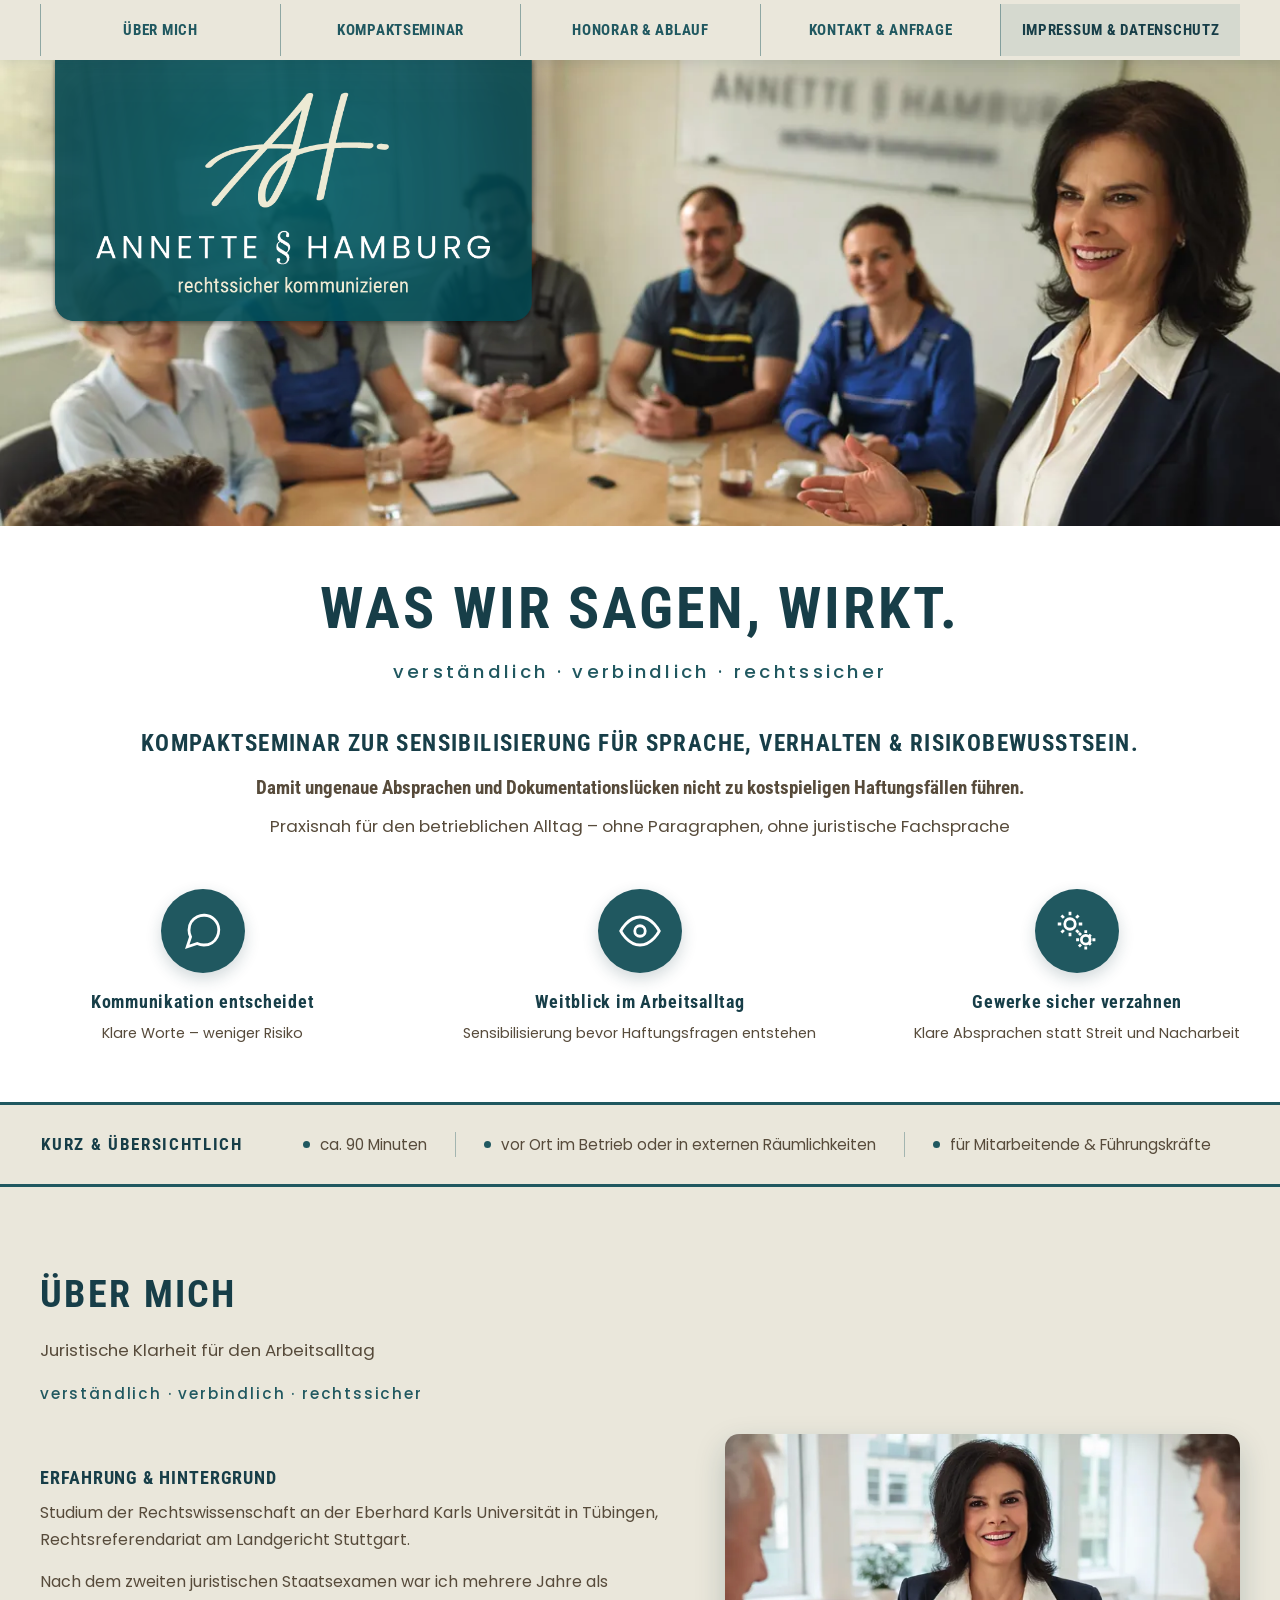
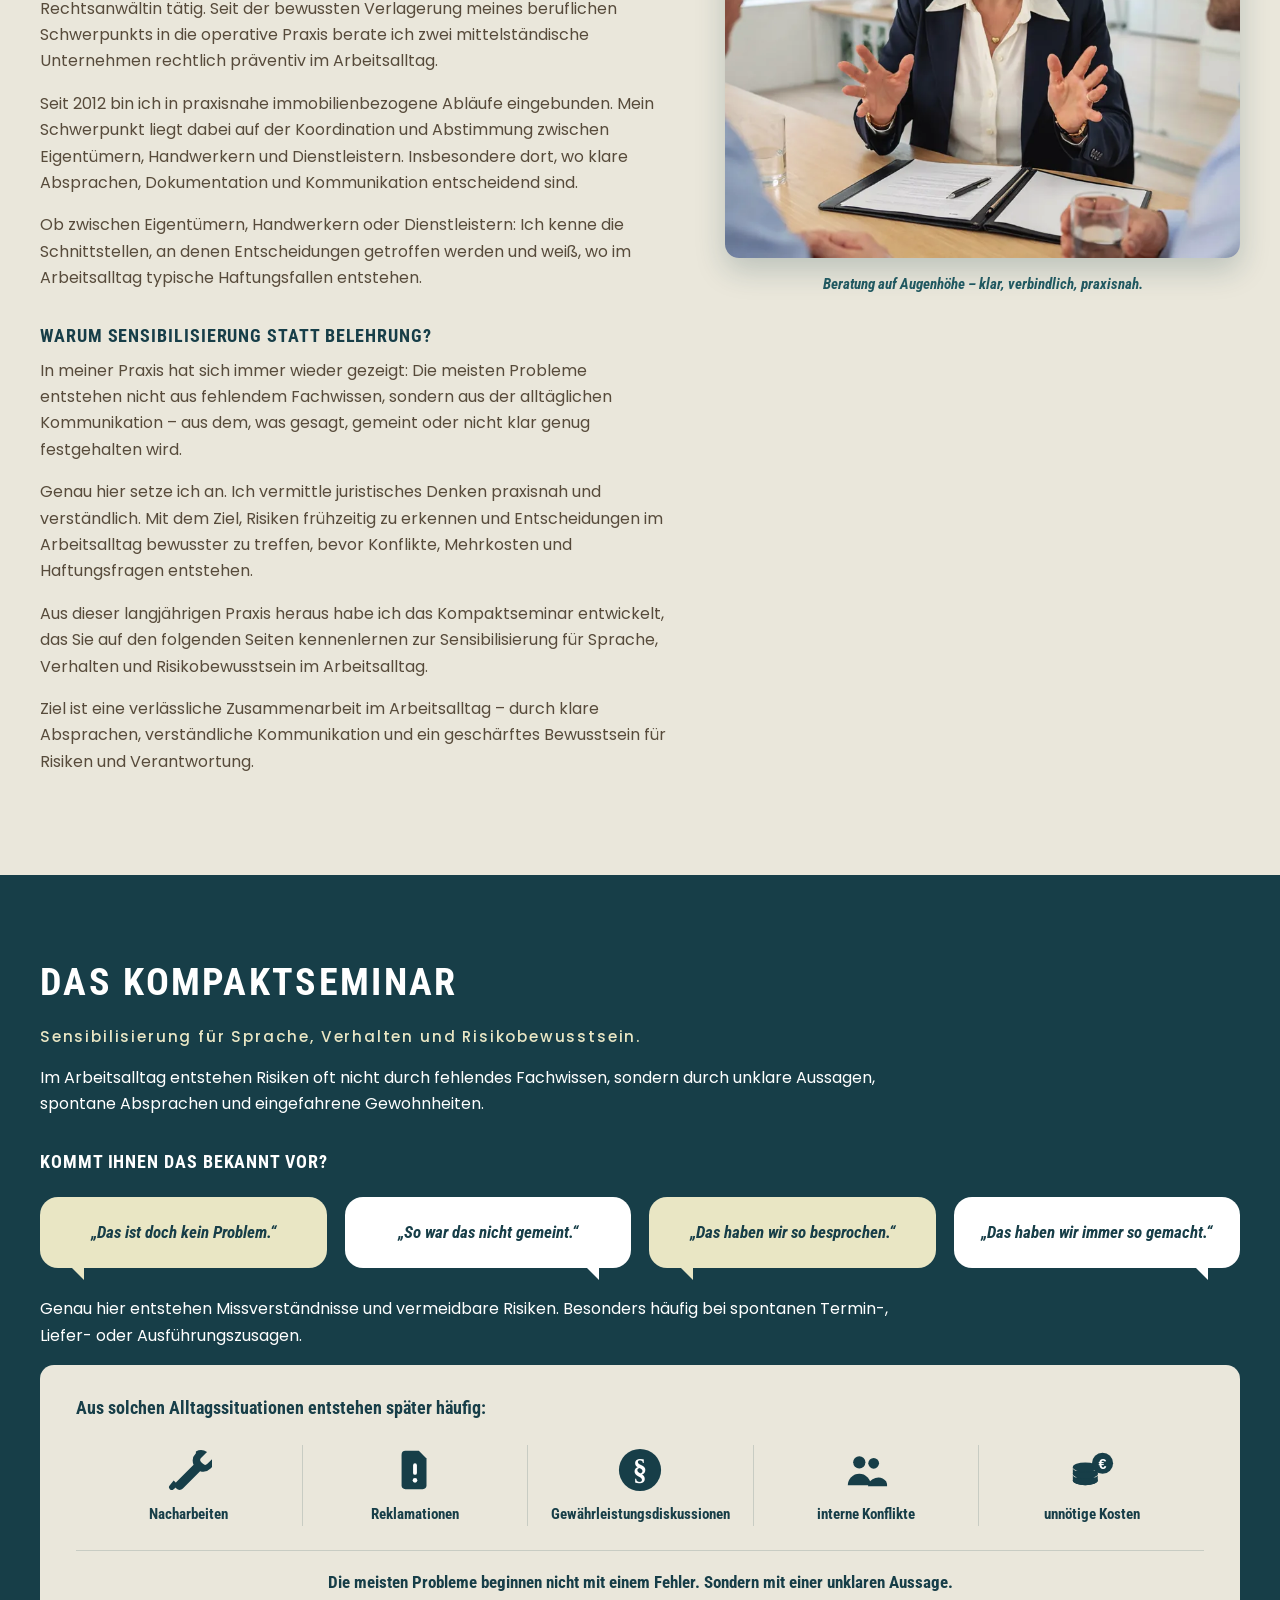
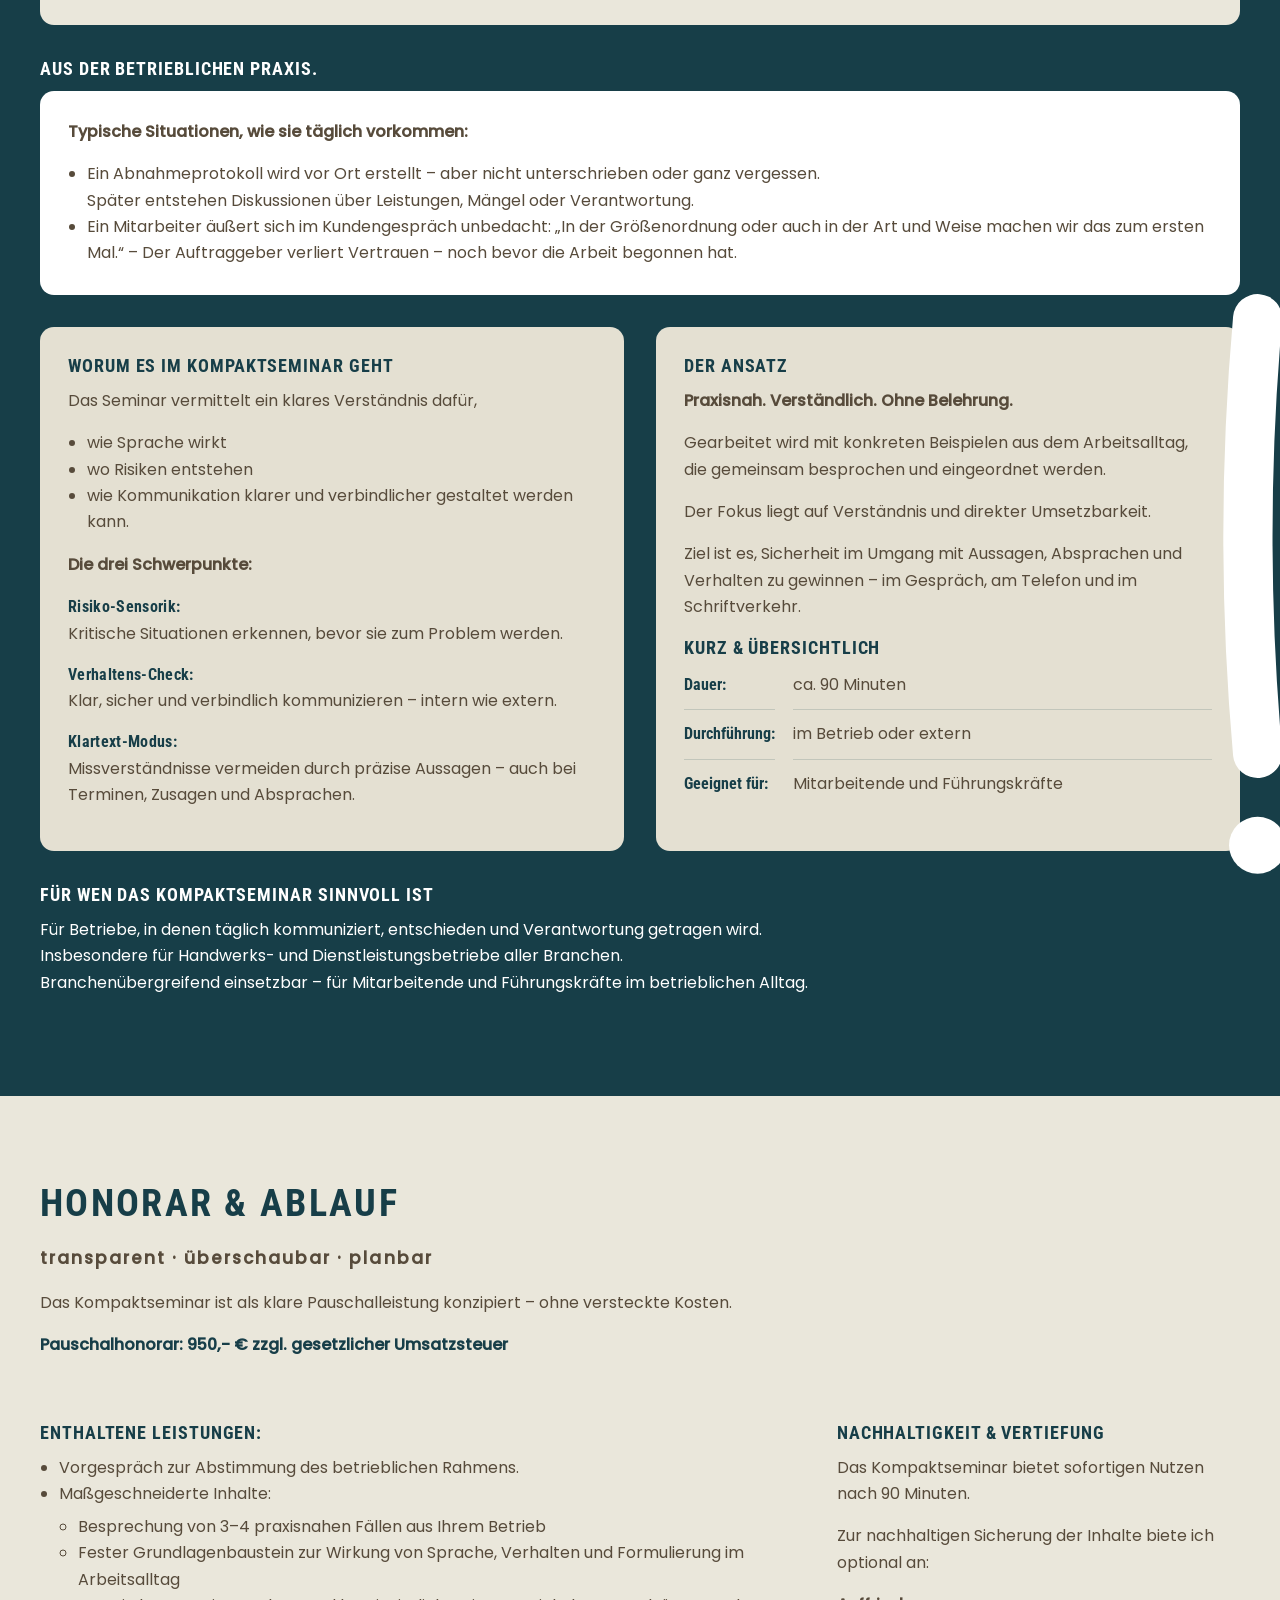
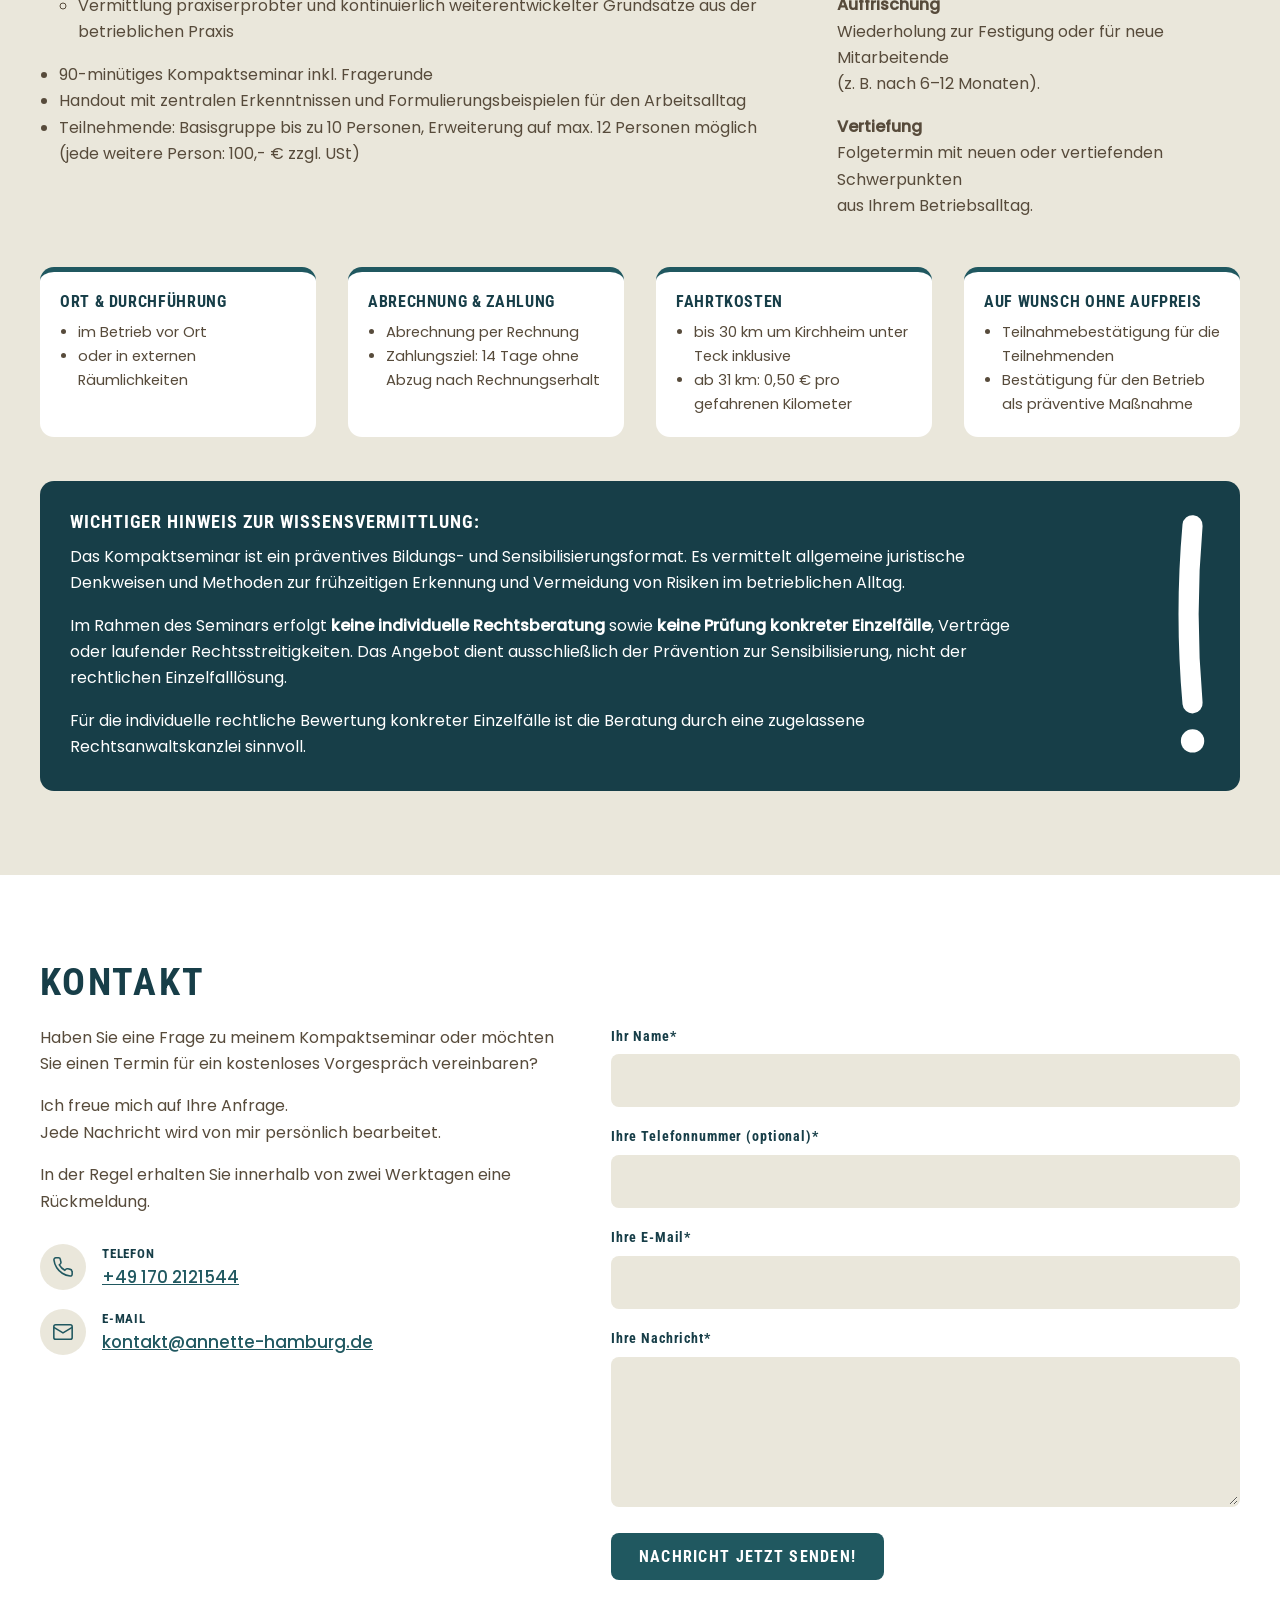
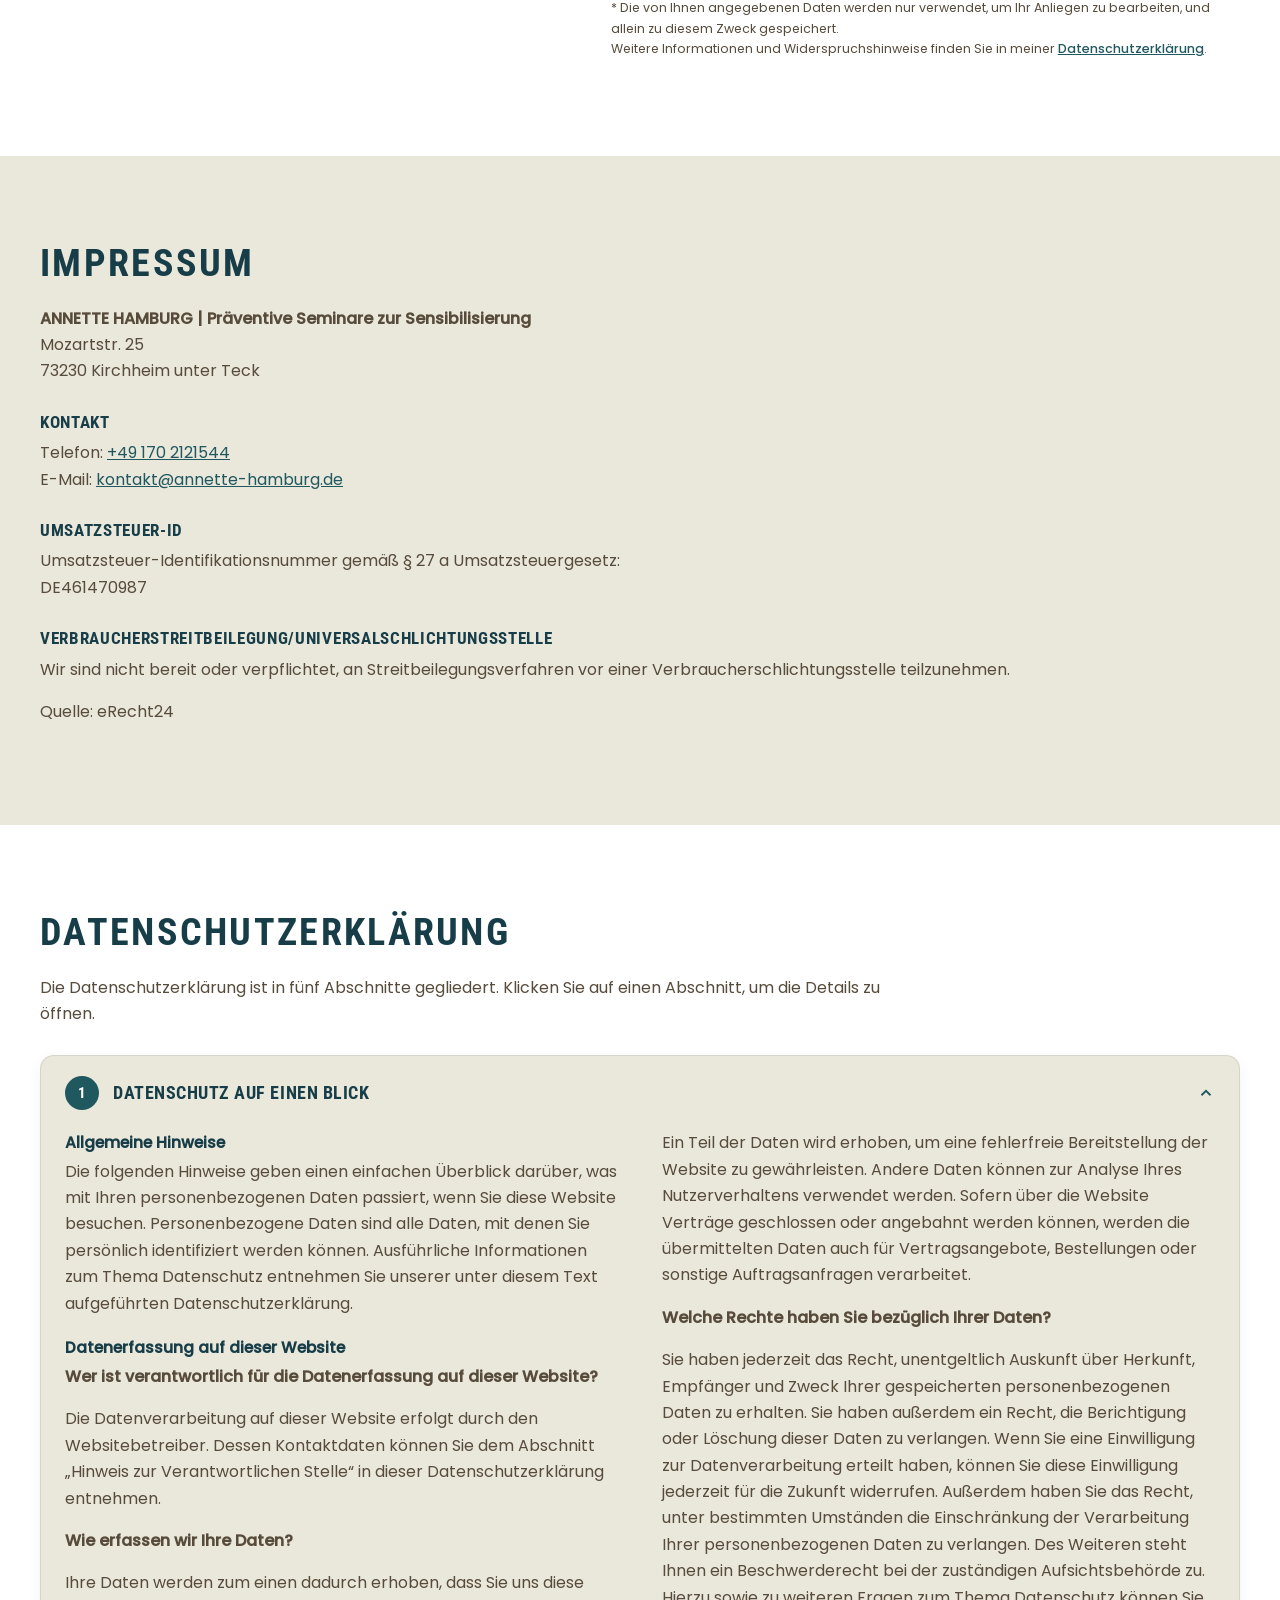
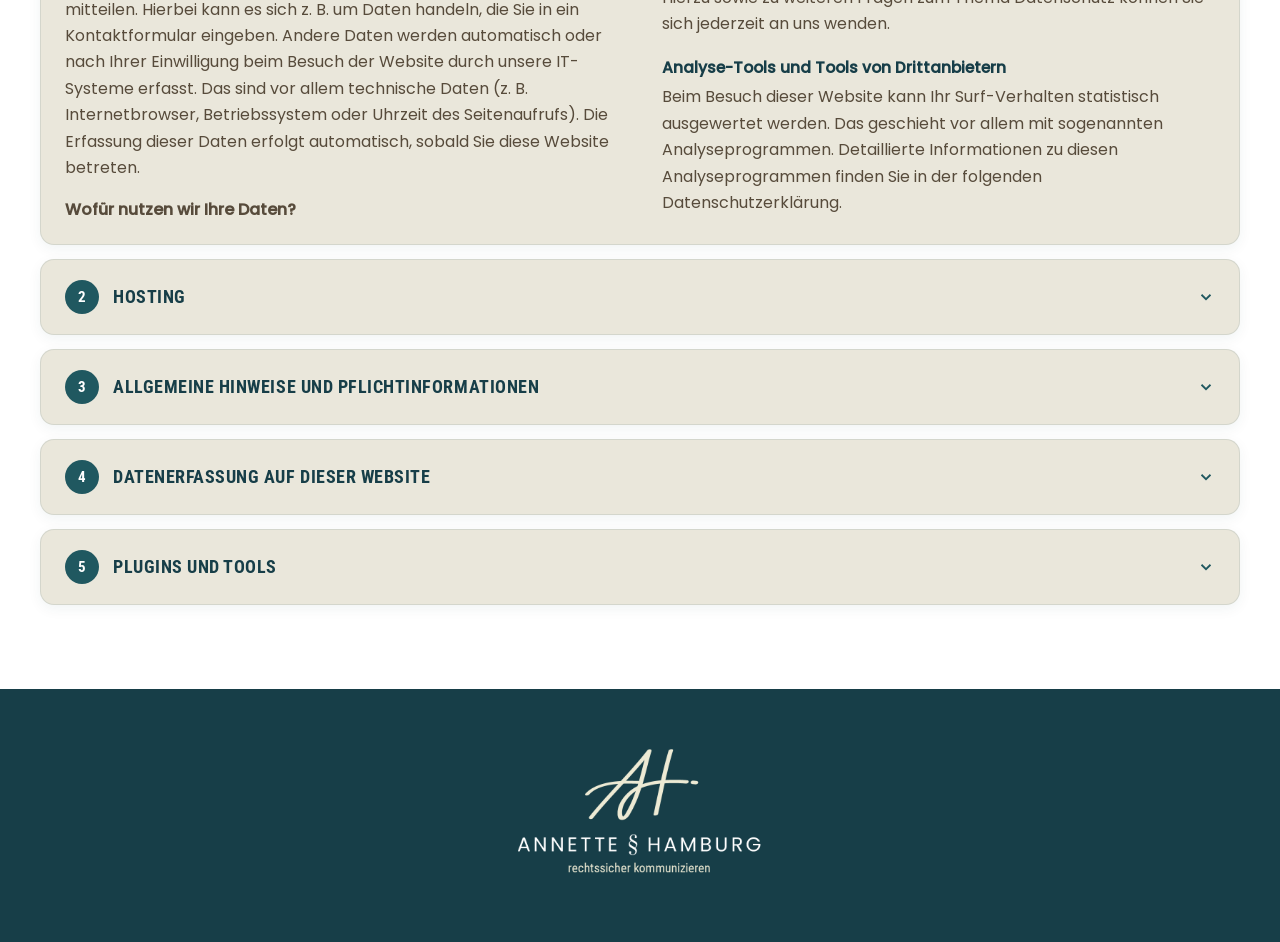
<file: index.html>
<!DOCTYPE html>
<html lang="de">
<head>
  <meta charset="UTF-8">
  <meta name="viewport" content="width=device-width, initial-scale=1.0">

  <!-- ==========================================================
       Domain: kanonisch OHNE www -> https://annette-hamburg.de
       Hosting: GitHub Pages (Custom Domain). GitHub Pages leitet www
       automatisch auf die Hauptdomain um und erzwingt HTTPS.
       ========================================================== -->

  <title>ANNETTE § HAMBURG – Kompaktseminar für rechtssichere Kommunikation</title>
  <meta name="description" content="Praxisnahes 90-Minuten-Kompaktseminar zur Sensibilisierung für Sprache, Verhalten & Risikobewusstsein – für Handwerks- und Dienstleistungsbetriebe aller Branchen. Klar, verständlich, ohne Paragraphen. Jetzt kostenloses Vorgespräch anfragen.">
  <meta name="author" content="Annette Hamburg">
  <meta name="robots" content="index, follow, max-image-preview:large, max-snippet:-1, max-video-preview:-1">
  <link rel="canonical" href="https://annette-hamburg.de/">

  <!-- Sprache/Region -->
  <link rel="alternate" hreflang="de-DE" href="https://annette-hamburg.de/">
  <link rel="alternate" hreflang="x-default" href="https://annette-hamburg.de/">

  <!-- lokale SEO (Kirchheim unter Teck) -->
  <meta name="geo.region" content="DE-BW">
  <meta name="geo.placename" content="Kirchheim unter Teck">
  <meta name="geo.position" content="48.6486;9.4531">
  <meta name="ICBM" content="48.6486, 9.4531">

  <!-- Darstellung -->
  <meta name="theme-color" content="#173E48">
  <meta name="color-scheme" content="light">

  <!-- Open Graph (Facebook, LinkedIn, WhatsApp …) -->
  <meta property="og:type" content="website">
  <meta property="og:locale" content="de_DE">
  <meta property="og:site_name" content="ANNETTE § HAMBURG">
  <meta property="og:title" content="ANNETTE § HAMBURG – Kompaktseminar für rechtssichere Kommunikation">
  <meta property="og:description" content="Praxisnahes 90-Minuten-Kompaktseminar zur Sensibilisierung für Sprache, Verhalten & Risikobewusstsein – für Handwerks- und Dienstleistungsbetriebe aller Branchen.">
  <meta property="og:url" content="https://annette-hamburg.de/">
  <meta property="og:image" content="https://annette-hamburg.de/assets/og-image.png">
  <meta property="og:image:width" content="1200">
  <meta property="og:image:height" content="630">
  <meta property="og:image:alt" content="ANNETTE § HAMBURG – rechtssicher kommunizieren">

  <!-- Twitter/X Card -->
  <meta name="twitter:card" content="summary_large_image">
  <meta name="twitter:title" content="ANNETTE § HAMBURG – Kompaktseminar für rechtssichere Kommunikation">
  <meta name="twitter:description" content="Praxisnahes 90-Minuten-Kompaktseminar zur Sensibilisierung für Sprache, Verhalten & Risikobewusstsein – für Handwerks- und Dienstleistungsbetriebe aller Branchen.">
  <meta name="twitter:image" content="https://annette-hamburg.de/assets/og-image.png">

  <!-- Favicons / App-Icons -->
  <link rel="icon" href="assets/favicon.ico" sizes="any">
  <link rel="icon" type="image/png" sizes="32x32" href="assets/favicon-32.png">
  <link rel="icon" type="image/png" sizes="16x16" href="assets/favicon-16.png">
  <link rel="apple-touch-icon" sizes="180x180" href="assets/apple-touch-icon.png">
  <link rel="manifest" href="site.webmanifest">

  <!-- LCP-Bilder früh laden (Hero-Foto responsiv + Logo) -->
  <link rel="preload" as="image" imagesrcset="assets/header-team-768.webp 768w, assets/header-team-1300.webp 1300w, assets/header-team-1920.webp 1920w" imagesizes="100vw" fetchpriority="high">
  <link rel="preload" as="image" href="assets/Logo_Header_420x230_soft.png">

  <!-- ?v=… = Cache-Busting: bei jeder Änderung an styles.css/script.js die Zahl
       erhöhen, dann laden Browser die Datei garantiert neu -->
  <link rel="stylesheet" href="styles.css?v=4">
  <!-- markiert JS-Verfügbarkeit früh, damit Scroll-Reveal ohne Flackern startet -->
  <script>document.documentElement.classList.add('js');</script>
</head>
<body id="top">

  <!-- Barrierefreiheit: Sprung zum Inhalt für Tastatur-/Screenreader-Nutzer -->
  <a class="skip-link" href="#inhalt">Zum Inhalt springen</a>

  <!-- Lese-Fortschrittsbalken (füllt sich beim Scrollen) -->
  <div class="scroll-progress" aria-hidden="true"><span id="progressBar"></span></div>

  <!-- ============================================================
       Header / Navigation
       ============================================================ -->
  <header class="site-header">
    <div class="wrap site-header__bar">
      <!-- Auf Mobil zusätzlich der Marken-Schriftzug links (die große Logo-Karte
           im Hero scrollt weg); Desktop zeigt nur die Menüpunkte (wie in der PDF). -->
      <a class="site-header__brand" href="#top" aria-label="ANNETTE § HAMBURG – zum Seitenanfang">ANNETTE&nbsp;§&nbsp;HAMBURG</a>
      <button class="nav-toggle" aria-expanded="false" aria-controls="nav" aria-label="Menü öffnen">
        <span class="nav-toggle__bar"></span>
        <span class="nav-toggle__bar"></span>
        <span class="nav-toggle__bar"></span>
      </button>

      <nav class="nav" id="nav" aria-label="Hauptnavigation">
        <ul class="nav__list">
          <li class="nav__item"><a class="nav__link" href="#ueber-mich">Über mich</a></li>
          <li class="nav__item"><a class="nav__link" href="#kompaktseminar">Kompakt&shy;seminar</a></li>
          <li class="nav__item"><a class="nav__link" href="#honorar-ablauf">Honorar &amp; Ablauf</a></li>
          <li class="nav__item"><a class="nav__link" href="#kontakt">Kontakt &amp; Anfrage</a></li>
          <li class="nav__item"><a class="nav__link" href="#impressum">Impressum &amp; Datenschutz</a></li>
        </ul>
      </nav>
    </div>
  </header>

  <main id="inhalt" tabindex="-1">

    <!-- ============================================================
         1. Hero
         ============================================================ -->
    <section class="hero">
      <div class="hero__media">
        <picture>
          <source type="image/webp"
                  srcset="assets/header-team-768.webp 768w, assets/header-team-1300.webp 1300w, assets/header-team-1920.webp 1920w"
                  sizes="100vw">
          <img src="assets/header-team-color.png"
               alt="Annette Hamburg im Seminar mit einem Team aus Handwerkern und Mitarbeitenden am Besprechungstisch"
               width="2795" height="1016" fetchpriority="high" decoding="async">
        </picture>
        <a class="hero-logo" href="#top" aria-label="ANNETTE § HAMBURG – rechtssicher kommunizieren – zum Seitenanfang">
          <!-- _soft = Petrol-Fläche leicht transparent (Foto scheint durch), Schrift voll deckend -->
          <img src="assets/Logo_Header_420x230_soft.png" alt="ANNETTE § HAMBURG – rechtssicher kommunizieren"
               width="840" height="460" fetchpriority="high">
        </a>
      </div>

      <div class="wrap hero__intro">
        <h1 class="hero__title">WAS WIR SAGEN, WIRKT.</h1>
        <p class="hero__tagline tagline tagline--light">verständlich · verbindlich · rechtssicher</p>
        <p class="hero__sub">Kompaktseminar zur Sensibilisierung für Sprache, Verhalten &amp; Risikobewusstsein.</p>
        <p class="hero__lead">Damit ungenaue Absprachen und Dokumentationslücken nicht zu kostspieligen Haftungsfällen führen.</p>
        <p class="hero__sub2">Praxisnah für den betrieblichen Alltag – ohne Paragraphen, ohne juristische Fachsprache</p>
      </div>

      <div class="wrap badges">
        <div class="badge">
          <div class="badge__icon" aria-hidden="true">
            <!-- Icon: Sprechblase -->
            <svg viewBox="0 0 24 24"><path d="M21 11.5a8.38 8.38 0 0 1-.9 3.8 8.5 8.5 0 0 1-7.6 4.7 8.38 8.38 0 0 1-3.8-.9L3 21l1.9-5.7a8.38 8.38 0 0 1-.9-3.8 8.5 8.5 0 0 1 4.7-7.6 8.38 8.38 0 0 1 3.8-.9h.5a8.48 8.48 0 0 1 8 8v.5z"/></svg>
          </div>
          <p class="badge__title">Kommunikation entscheidet</p>
          <p class="badge__text">Klare Worte – weniger Risiko</p>
        </div>
        <div class="badge">
          <div class="badge__icon" aria-hidden="true">
            <!-- Icon: Auge / Weitblick -->
            <svg viewBox="0 0 24 24"><path d="M1 12s4-8 11-8 11 8 11 8-4 8-11 8-11-8-11-8z"/><circle cx="12" cy="12" r="3"/></svg>
          </div>
          <p class="badge__title">Weitblick im Arbeitsalltag</p>
          <p class="badge__text">Sensibilisierung bevor Haftungsfragen entstehen</p>
        </div>
        <div class="badge">
          <div class="badge__icon" aria-hidden="true">
            <!-- Icon: Zahnräder / Gewerke verzahnen -->
            <svg viewBox="0 0 24 24"><circle cx="8" cy="8" r="3"/><path d="M8 1v2M8 13v2M1 8h2M13 8h2M3.1 3.1l1.4 1.4M11.5 11.5l1.4 1.4M3.1 12.9l1.4-1.4M11.5 4.5l1.4-1.4"/><circle cx="17" cy="17" r="2.5"/><path d="M17 11.5v1.7M17 20.8v1.7M11.5 17h1.7M20.8 17h1.7M13.1 13.1l1.2 1.2M18.7 18.7l1.2 1.2M13.1 20.9l1.2-1.2M18.7 15.3l1.2-1.2"/></svg>
          </div>
          <p class="badge__title">Gewerke sicher verzahnen</p>
          <p class="badge__text">Klare Absprachen statt Streit und Nacharbeit</p>
        </div>
      </div>
    </section>

    <!-- Kurz-&-übersichtlich-Leiste -->
    <aside class="quickfacts" aria-label="Kurz und übersichtlich">
      <div class="wrap quickfacts__inner">
        <span class="quickfacts__label">Kurz &amp; übersichtlich</span>
        <ul class="quickfacts__list">
          <li>ca. 90 Minuten</li>
          <li>vor Ort im Betrieb oder in externen Räumlichkeiten</li>
          <li>für Mitarbeitende &amp; Führungskräfte</li>
        </ul>
      </div>
    </aside>

    <!-- ============================================================
         2. Über mich
         ============================================================ -->
    <section class="sec about" id="ueber-mich">
      <div class="wrap">
        <h2 class="sec-title">Über mich</h2>
        <p class="about__intro">Juristische Klarheit für den Arbeitsalltag</p>
        <p class="tagline">verständlich · verbindlich · rechtssicher</p>

        <div class="about__grid">
          <div class="about__text">
            <h3 class="subhead">Erfahrung &amp; Hintergrund</h3>
            <p>Studium der Rechtswissenschaft an der Eberhard Karls Universität in Tübingen, Rechtsreferendariat am Landgericht Stuttgart.</p>
            <p>Nach dem zweiten juristischen Staatsexamen war ich mehrere Jahre als Rechtsanwältin tätig. Seit der bewussten Verlagerung meines beruflichen Schwerpunkts in die operative Praxis berate ich zwei mittelständische Unternehmen rechtlich präventiv im Arbeitsalltag.</p>
            <p>Seit 2012 bin ich in praxisnahe immobilienbezogene Abläufe eingebunden. Mein Schwerpunkt liegt dabei auf der Koordination und Abstimmung zwischen Eigentümern, Handwerkern und Dienstleistern. Insbesondere dort, wo klare Absprachen, Dokumentation und Kommunikation entscheidend sind.</p>
            <p>Ob zwischen Eigentümern, Handwerkern oder Dienstleistern: Ich kenne die Schnittstellen, an denen Entscheidungen getroffen werden und weiß, wo im Arbeitsalltag typische Haftungsfallen entstehen.</p>

            <h3 class="subhead">Warum Sensibilisierung statt Belehrung?</h3>
            <p>In meiner Praxis hat sich immer wieder gezeigt: Die meisten Probleme entstehen nicht aus fehlendem Fachwissen, sondern aus der alltäglichen Kommunikation – aus dem, was gesagt, gemeint oder nicht klar genug festgehalten wird.</p>
            <p>Genau hier setze ich an. Ich vermittle juristisches Denken praxisnah und verständlich. Mit dem Ziel, Risiken frühzeitig zu erkennen und Entscheidungen im Arbeitsalltag bewusster zu treffen, bevor Konflikte, Mehrkosten und Haftungsfragen entstehen.</p>
            <p>Aus dieser langjährigen Praxis heraus habe ich das Kompaktseminar entwickelt, das Sie auf den folgenden Seiten kennenlernen zur Sensibilisierung für Sprache, Verhalten und Risikobewusstsein im Arbeitsalltag.</p>
            <p>Ziel ist eine verlässliche Zusammenarbeit im Arbeitsalltag – durch klare Absprachen, verständliche Kommunikation und ein geschärftes Bewusstsein für Risiken und Verantwortung.</p>
          </div>

          <div class="about__media reveal">
            <div class="media-zoom">
              <picture>
                <source type="image/webp"
                        srcset="assets/foto-beratung-500.webp 500w, assets/foto-beratung-800.webp 800w, assets/foto-beratung-1000.webp 1000w"
                        sizes="(min-width: 900px) 40vw, 100vw">
                <img src="assets/foto-beratung-color.png"
                     alt="Annette Hamburg im Beratungsgespräch mit zwei Männern am Tisch"
                     width="2048" height="1684" loading="lazy" decoding="async">
              </picture>
            </div>
            <p class="about__caption">Beratung auf Augenhöhe – klar, verbindlich, praxisnah.</p>
          </div>
        </div>
      </div>
    </section>

    <!-- ============================================================
         3. Das Kompaktseminar
         ============================================================ -->
    <section class="sec seminar" id="kompaktseminar">
      <div class="wrap">
        <h2 class="sec-title sec-title--light">Das Kompaktseminar</h2>
        <p class="tagline tagline--light">Sensibilisierung für Sprache, Verhalten und Risikobewusstsein.</p>

        <p class="seminar__intro">Im Arbeitsalltag entstehen Risiken oft nicht durch fehlendes Fachwissen, sondern durch unklare Aussagen, spontane Absprachen und eingefahrene Gewohnheiten.</p>

        <h3 class="subhead subhead--light">Kommt Ihnen das bekannt vor?</h3>
        <div class="bubbles">
          <p class="bubble">„Das ist doch kein Problem.“</p>
          <p class="bubble">„So war das nicht gemeint.“</p>
          <p class="bubble">„Das haben wir so besprochen.“</p>
          <p class="bubble">„Das haben wir immer so gemacht.“</p>
        </div>
        <p class="seminar__conclusion">Genau hier entstehen Missverständnisse und vermeidbare Risiken. Besonders häufig bei spontanen Termin-, Liefer- oder Ausführungszusagen.</p>

        <!-- Risiko-Box: was aus solchen Alltagssituationen häufig entsteht -->
        <div class="riskbox reveal">
          <p class="riskbox__title">Aus solchen Alltagssituationen entstehen später häufig:</p>
          <ul class="riskbox__items">
            <li class="riskbox__item">
              <span class="riskbox__icon" aria-hidden="true">
                <svg viewBox="0 0 24 24" fill="currentColor"><path d="M15.6 3.3a5.5 5.5 0 0 0-1.2 6l-9 9a2.4 2.4 0 1 0 3.4 3.4l9-9a5.5 5.5 0 0 0 6.8-6.9l-3 3a1.6 1.6 0 0 1-2.3 0l-.9-.9a1.6 1.6 0 0 1 0-2.3l3-3a5.5 5.5 0 0 0-5.8-.3z"/><path d="M4 17.5 2 20a1.4 1.4 0 0 0 2 2l2.5-2z"/></svg>
              </span>
              <span class="riskbox__label">Nacharbeiten</span>
            </li>
            <li class="riskbox__item">
              <span class="riskbox__icon" aria-hidden="true">
                <svg viewBox="0 0 24 24" fill="currentColor"><path d="M7 2h7l4 4v14a2 2 0 0 1-2 2H7a2 2 0 0 1-2-2V4a2 2 0 0 1 2-2z"/><rect x="11" y="8.5" width="2" height="6" rx="1" fill="#fff"/><circle cx="12" cy="17.4" r="1.2" fill="#fff"/></svg>
              </span>
              <span class="riskbox__label">Reklamationen</span>
            </li>
            <li class="riskbox__item">
              <span class="riskbox__icon" aria-hidden="true">
                <svg viewBox="0 0 24 24"><circle cx="12" cy="12" r="11" fill="currentColor"/><text x="12" y="17.4" text-anchor="middle" font-family="Georgia, 'Times New Roman', serif" font-size="15" font-weight="700" fill="#fff">§</text></svg>
              </span>
              <span class="riskbox__label">Gewährleistungs&shy;diskussionen</span>
            </li>
            <li class="riskbox__item">
              <span class="riskbox__icon" aria-hidden="true">
                <svg viewBox="0 0 24 24" fill="currentColor"><circle cx="8.5" cy="8" r="3.2"/><path d="M2.5 20a6 6 0 0 1 12 0z"/><circle cx="16" cy="8.5" r="2.8"/><path d="M13 20.5a5.4 5.4 0 0 1 9.5-2.6A5.4 5.4 0 0 1 23 20.5z"/></svg>
              </span>
              <span class="riskbox__label">interne Konflikte</span>
            </li>
            <li class="riskbox__item">
              <span class="riskbox__icon" aria-hidden="true">
                <svg viewBox="0 0 24 24"><g fill="currentColor"><ellipse cx="8.5" cy="17.5" rx="6.5" ry="2.4"/><path d="M2 17.5v-3c0 1.3 2.9 2.4 6.5 2.4S15 15.8 15 14.5v3c0 1.3-2.9 2.4-6.5 2.4S2 18.8 2 17.5z"/><ellipse cx="8.5" cy="14" rx="6.5" ry="2.4"/><path d="M2 14v-3c0 1.3 2.9 2.4 6.5 2.4S15 12.3 15 11v3c0 1.3-2.9 2.4-6.5 2.4S2 15.3 2 14z"/><ellipse cx="8.5" cy="10.5" rx="6.5" ry="2.4"/></g><circle cx="17.5" cy="8.5" r="5.5" fill="currentColor"/><text x="17.5" y="11.4" text-anchor="middle" font-family="Arial, sans-serif" font-size="7.5" font-weight="700" fill="#fff">€</text></svg>
              </span>
              <span class="riskbox__label">unnötige Kosten</span>
            </li>
          </ul>
          <p class="riskbox__foot">Die meisten Probleme beginnen nicht mit einem Fehler. Sondern mit einer unklaren Aussage.</p>
        </div>

        <!-- Aus der betrieblichen Praxis — weiße Karte -->
        <div class="seminar__praxis">
          <h3 class="subhead subhead--light">Aus der betrieblichen Praxis.</h3>
          <div class="card card--white">
            <p><strong>Typische Situationen, wie sie täglich vorkommen:</strong></p>
            <ul>
              <li>Ein Abnahmeprotokoll wird vor Ort erstellt – aber nicht unterschrieben oder ganz vergessen.<br>
                  Später entstehen Diskussionen über Leistungen, Mängel oder Verantwortung.</li>
              <li>Ein Mitarbeiter äußert sich im Kundengespräch unbedacht: „In der Größenordnung oder auch in der Art und Weise machen wir das zum ersten Mal.“ – Der Auftraggeber verliert Vertrauen – noch bevor die Arbeit begonnen hat.</li>
            </ul>
          </div>
        </div>

        <!-- Worum es geht / Der Ansatz — zwei beige Karten mit „!"-Akzent -->
        <div class="seminar__cards">
          <img class="mark-excl" src="assets/mark-excl.svg" alt="" role="presentation" width="80" height="430" loading="lazy">

          <div class="card card--beige">
            <h3 class="subhead">Worum es im Kompaktseminar geht</h3>
            <p>Das Seminar vermittelt ein klares Verständnis dafür,</p>
            <ul>
              <li>wie Sprache wirkt</li>
              <li>wo Risiken entstehen</li>
              <li>wie Kommunikation klarer und verbindlicher gestaltet werden kann.</li>
            </ul>
            <p><strong>Die drei Schwerpunkte:</strong></p>
            <ul class="focus">
              <li><strong>Risiko-Sensorik:</strong><br>Kritische Situationen erkennen, bevor sie zum Problem werden.</li>
              <li><strong>Verhaltens-Check:</strong><br>Klar, sicher und verbindlich kommunizieren – intern wie extern.</li>
              <li><strong>Klartext-Modus:</strong><br>Missverständnisse vermeiden durch präzise Aussagen – auch bei Terminen, Zusagen und Absprachen.</li>
            </ul>
          </div>

          <div class="card card--beige">
            <h3 class="subhead">Der Ansatz</h3>
            <p><strong>Praxisnah. Verständlich. Ohne Belehrung.</strong></p>
            <p>Gearbeitet wird mit konkreten Beispielen aus dem Arbeitsalltag, die gemeinsam besprochen und eingeordnet werden.</p>
            <p>Der Fokus liegt auf Verständnis und direkter Umsetzbarkeit.</p>
            <p>Ziel ist es, Sicherheit im Umgang mit Aussagen, Absprachen und Verhalten zu gewinnen – im Gespräch, am Telefon und im Schriftverkehr.</p>

            <h3 class="subhead">Kurz &amp; übersichtlich</h3>
            <dl class="keyfacts">
              <dt>Dauer:</dt><dd class="kf-val">ca. 90 Minuten</dd>
              <dt>Durchführung:</dt><dd class="kf-val">im Betrieb oder extern</dd>
              <dt>Geeignet für:</dt><dd class="kf-val">Mitarbeitende und Führungskräfte</dd>
            </dl>
          </div>
        </div>

        <!-- Für wen (auf Petrol) -->
        <div class="seminar__forwhom">
          <h3 class="subhead subhead--light">Für wen das Kompaktseminar sinnvoll ist</h3>
          <p>Für Betriebe, in denen täglich kommuniziert, entschieden und Verantwortung getragen wird.<br>
             Insbesondere für Handwerks- und Dienstleistungsbetriebe aller Branchen.<br>
             Branchenübergreifend einsetzbar – für Mitarbeitende und Führungskräfte im betrieblichen Alltag.</p>
        </div>
      </div>
    </section>

    <!-- ============================================================
         4. Honorar & Ablauf
         ============================================================ -->
    <section class="sec pricing" id="honorar-ablauf">
      <div class="wrap">
        <h2 class="sec-title">Honorar &amp; Ablauf</h2>
        <p class="tagline tagline--strong">transparent · überschaubar · planbar</p>

        <p class="pricing__intro">Das Kompaktseminar ist als klare Pauschalleistung konzipiert – ohne versteckte Kosten.</p>
        <p class="pricing__price">Pauschalhonorar: 950,-&nbsp;€ zzgl. gesetzlicher Umsatzsteuer</p>

        <div class="pricing__grid">
          <div>
            <h3 class="subhead">Enthaltene Leistungen:</h3>
            <ul>
              <li>Vorgespräch zur Abstimmung des betrieblichen Rahmens.</li>
              <li>Maßgeschneiderte Inhalte:
                <ul>
                  <li>Besprechung von 3–4 praxisnahen Fällen aus Ihrem Betrieb</li>
                  <li>Fester Grundlagenbaustein zur Wirkung von Sprache, Verhalten und Formulierung im Arbeitsalltag</li>
                  <li>Vermittlung praxiserprobter und kontinuierlich weiterentwickelter Grundsätze aus der betrieblichen Praxis</li>
                </ul>
              </li>
              <li>90-minütiges Kompaktseminar inkl. Fragerunde</li>
              <li>Handout mit zentralen Erkenntnissen und Formulierungsbeispielen für den Arbeitsalltag</li>
              <li>Teilnehmende: Basisgruppe bis zu 10 Personen, Erweiterung auf max. 12 Personen möglich (jede weitere Person: 100,- € zzgl. USt)</li>
            </ul>
          </div>

          <div>
            <h3 class="subhead">Nachhaltigkeit &amp; Vertiefung</h3>
            <p>Das Kompaktseminar bietet sofortigen Nutzen nach 90 Minuten.</p>
            <p>Zur nachhaltigen Sicherung der Inhalte biete ich optional an:</p>
            <p><strong>Auffrischung</strong><br>
               Wiederholung zur Festigung oder für neue Mitarbeitende<br>
               (z. B. nach 6–12 Monaten).</p>
            <p><strong>Vertiefung</strong><br>
               Folgetermin mit neuen oder vertiefenden Schwerpunkten<br>
               aus Ihrem Betriebsalltag.</p>
          </div>
        </div>

        <div class="infoboxes">
          <div class="infobox">
            <h3>Ort &amp; Durchführung</h3>
            <ul>
              <li>im Betrieb vor Ort</li>
              <li>oder in externen Räumlichkeiten</li>
            </ul>
          </div>
          <div class="infobox">
            <h3>Abrechnung &amp; Zahlung</h3>
            <ul>
              <li>Abrechnung per Rechnung</li>
              <li>Zahlungsziel: 14 Tage ohne Abzug nach Rechnungserhalt</li>
            </ul>
          </div>
          <div class="infobox">
            <h3>Fahrtkosten</h3>
            <ul>
              <li>bis 30 km um Kirchheim unter Teck inklusive</li>
              <li>ab 31 km: 0,50 € pro gefahrenen Kilometer</li>
            </ul>
          </div>
          <div class="infobox">
            <h3>Auf Wunsch ohne Aufpreis</h3>
            <ul>
              <li>Teilnahmebestätigung für die Teilnehmenden</li>
              <li>Bestätigung für den Betrieb als präventive Maßnahme</li>
            </ul>
          </div>
        </div>

        <div class="pricing__notice">
          <div class="notice">
            <div class="notice__body">
              <h3 class="subhead">Wichtiger Hinweis zur Wissensvermittlung:</h3>
              <p>Das Kompaktseminar ist ein präventives Bildungs- und Sensibilisierungsformat. Es vermittelt allgemeine juristische Denkweisen und Methoden zur frühzeitigen Erkennung und Vermeidung von Risiken im betrieblichen Alltag.</p>
              <p>Im Rahmen des Seminars erfolgt <strong>keine individuelle Rechtsberatung</strong> sowie <strong>keine Prüfung konkreter Einzelfälle</strong>, Verträge oder laufender Rechtsstreitigkeiten. Das Angebot dient ausschließlich der Prävention zur Sensibilisierung, nicht der rechtlichen Einzelfalllösung.</p>
              <p>Für die individuelle rechtliche Bewertung konkreter Einzelfälle ist die Beratung durch eine zugelassene Rechtsanwaltskanzlei sinnvoll.</p>
            </div>
            <img class="notice__mark" src="assets/mark-excl.svg" alt="" role="presentation" width="80" height="430" loading="lazy">
          </div>
        </div>
      </div>
    </section>

    <!-- ============================================================
         5. Kontakt
         ============================================================ -->
    <section class="sec contact" id="kontakt">
      <div class="wrap">
        <h2 class="sec-title">Kontakt</h2>

        <div class="contact__grid">
          <div class="contact__text">
            <p>Haben Sie eine Frage zu meinem Kompaktseminar oder möchten Sie einen Termin für ein kostenloses Vorgespräch vereinbaren?</p>
            <p>Ich freue mich auf Ihre Anfrage.<br>Jede Nachricht wird von mir persönlich bearbeitet.</p>
            <p>In der Regel erhalten Sie innerhalb von zwei Werktagen eine Rückmeldung.</p>

            <ul class="contact__details">
              <li>
                <span class="contact__ico" aria-hidden="true">
                  <svg viewBox="0 0 24 24" fill="none" stroke="currentColor" stroke-width="1.7"><path d="M22 16.9v3a2 2 0 0 1-2.2 2 19.8 19.8 0 0 1-8.6-3.1 19.5 19.5 0 0 1-6-6A19.8 19.8 0 0 1 2.1 4.2 2 2 0 0 1 4.1 2h3a2 2 0 0 1 2 1.7c.1.9.3 1.8.6 2.7a2 2 0 0 1-.5 2.1L8 9.6a16 16 0 0 0 6 6l1.1-1.1a2 2 0 0 1 2.1-.5c.9.3 1.8.5 2.7.6a2 2 0 0 1 1.7 2z"/></svg>
                </span>
                <span><span class="contact__lbl">Telefon</span><a href="tel:+491702121544">+49&nbsp;170&nbsp;2121544</a></span>
              </li>
              <li>
                <span class="contact__ico" aria-hidden="true">
                  <svg viewBox="0 0 24 24" fill="none" stroke="currentColor" stroke-width="1.7"><rect x="2" y="4" width="20" height="16" rx="2"/><path d="m22 7-10 6L2 7"/></svg>
                </span>
                <span><span class="contact__lbl">E-Mail</span><a href="mailto:kontakt@annette-hamburg.de">kontakt@annette-hamburg.de</a></span>
              </li>
            </ul>
          </div>

          <!-- Versand über Web3Forms (kostenlos, DSGVO-Hinweis in der Datenschutzerklärung).
               script.js sendet per fetch (kein Neuladen); ohne JS greift der normale POST-Fallback.
               Der access_key darf öffentlich im HTML stehen (so vorgesehen bei Web3Forms).
               Empfänger-Postfach = die bei web3forms.com hinterlegte Adresse. -->
          <form class="form" action="https://api.web3forms.com/submit" method="post" novalidate>
            <input type="hidden" name="access_key" value="709d2fd1-cf25-4cf7-8997-8c855391544d">
            <input type="hidden" name="subject" value="Neue Anfrage über das Kontaktformular – annette-hamburg.de">
            <input type="hidden" name="from_name" value="ANNETTE § HAMBURG – Website">
            <!-- Honeypot von Web3Forms: für Menschen unsichtbar, füllen nur Bots aus -->
            <input type="checkbox" name="botcheck" class="hp-field" tabindex="-1" autocomplete="off" aria-hidden="true">
            <div class="form__field">
              <label class="form__label" for="f-name">Ihr Name*</label>
              <input class="form__input" type="text" id="f-name" name="name" autocomplete="name" required>
              <p class="form__error" id="f-name-error">Bitte geben Sie Ihren Namen ein.</p>
            </div>
            <div class="form__field">
              <label class="form__label" for="f-tel">Ihre Telefonnummer (optional)*</label>
              <input class="form__input" type="tel" id="f-tel" name="telefon" autocomplete="tel">
            </div>
            <div class="form__field">
              <label class="form__label" for="f-email">Ihre E-Mail*</label>
              <input class="form__input" type="email" id="f-email" name="email" autocomplete="email" required>
              <p class="form__error" id="f-email-error">Bitte geben Sie eine gültige E-Mail-Adresse ein.</p>
            </div>
            <div class="form__field">
              <label class="form__label" for="f-msg">Ihre Nachricht*</label>
              <textarea class="form__input" id="f-msg" name="nachricht" required></textarea>
              <p class="form__error" id="f-msg-error">Bitte geben Sie eine Nachricht ein.</p>
            </div>

            <button class="form__submit" type="submit">Nachricht jetzt senden!</button>
            <p class="form__status" role="status" aria-live="polite"></p>

            <p class="form__note">* Die von Ihnen angegebenen Daten werden nur verwendet, um Ihr Anliegen zu bearbeiten, und allein zu diesem Zweck gespeichert.<br>
               Weitere Informationen und Widerspruchshinweise finden Sie in meiner <a href="#datenschutz">Datenschutzerklärung</a>.</p>
          </form>
        </div>
      </div>
    </section>

    <!-- ============================================================
         6. Impressum
         ============================================================ -->
    <section class="sec legal" id="impressum">
      <div class="wrap">
        <h2 class="sec-title">Impressum</h2>

        <p><strong>ANNETTE HAMBURG | Präventive Seminare zur Sensibilisierung</strong><br>
           Mozartstr. 25<br>
           73230 Kirchheim unter Teck</p>

        <h3>Kontakt</h3>
        <p>Telefon: <a href="tel:+491702121544">+49 170 2121544</a><br>
           E-Mail: <a href="mailto:kontakt@annette-hamburg.de">kontakt@annette-hamburg.de</a></p>

        <h3>Umsatzsteuer-ID</h3>
        <p>Umsatzsteuer-Identifikationsnummer gemäß § 27 a Umsatzsteuergesetz:<br>
           DE461470987</p>

        <h3>Verbraucherstreitbeilegung/Universalschlichtungsstelle</h3>
        <p>Wir sind nicht bereit oder verpflichtet, an Streitbeilegungsverfahren vor einer Verbraucherschlichtungsstelle teilzunehmen.</p>

        <p>Quelle: eRecht24</p>
      </div>
    </section>

    <!-- ============================================================
         7. Datenschutzerklärung
         ============================================================ -->
    <section class="sec legal privacy" id="datenschutz">
      <div class="wrap">
        <h2 class="sec-title">Datenschutzerklärung</h2>
        <p class="privacy__intro">Die Datenschutzerklärung ist in fünf Abschnitte gegliedert. Klicken Sie auf einen Abschnitt, um die Details zu öffnen.</p>

        <div class="privacy__acc">

          <details class="acc" open>
            <summary><span class="acc__num">1</span> Datenschutz auf einen Blick <svg class="acc__chev" width="18" height="18" viewBox="0 0 24 24" fill="none" stroke="currentColor" stroke-width="2.4" aria-hidden="true"><path d="M6 9l6 6 6-6"/></svg></summary>
            <div class="acc__body acc__body--cols">

            <h4>Allgemeine Hinweise</h4>
            <p>Die folgenden Hinweise geben einen einfachen Überblick darüber, was mit Ihren personenbezogenen Daten passiert, wenn Sie diese Website besuchen. Personenbezogene Daten sind alle Daten, mit denen Sie persönlich identifiziert werden können. Ausführliche Informationen zum Thema Datenschutz entnehmen Sie unserer unter diesem Text aufgeführten Datenschutzerklärung.</p>

            <h4>Datenerfassung auf dieser Website</h4>
            <p><strong>Wer ist verantwortlich für die Datenerfassung auf dieser Website?</strong></p>
            <p>Die Datenverarbeitung auf dieser Website erfolgt durch den Websitebetreiber. Dessen Kontaktdaten können Sie dem Abschnitt „Hinweis zur Verantwortlichen Stelle“ in dieser Datenschutzerklärung entnehmen.</p>
            <p><strong>Wie erfassen wir Ihre Daten?</strong></p>
            <p>Ihre Daten werden zum einen dadurch erhoben, dass Sie uns diese mitteilen. Hierbei kann es sich z. B. um Daten handeln, die Sie in ein Kontaktformular eingeben. Andere Daten werden automatisch oder nach Ihrer Einwilligung beim Besuch der Website durch unsere IT-Systeme erfasst. Das sind vor allem technische Daten (z. B. Internetbrowser, Betriebssystem oder Uhrzeit des Seitenaufrufs). Die Erfassung dieser Daten erfolgt automatisch, sobald Sie diese Website betreten.</p>
            <p><strong>Wofür nutzen wir Ihre Daten?</strong></p>
            <p>Ein Teil der Daten wird erhoben, um eine fehlerfreie Bereitstellung der Website zu gewährleisten. Andere Daten können zur Analyse Ihres Nutzerverhaltens verwendet werden. Sofern über die Website Verträge geschlossen oder angebahnt werden können, werden die übermittelten Daten auch für Vertragsangebote, Bestellungen oder sonstige Auftragsanfragen verarbeitet.</p>
            <p><strong>Welche Rechte haben Sie bezüglich Ihrer Daten?</strong></p>
            <p>Sie haben jederzeit das Recht, unentgeltlich Auskunft über Herkunft, Empfänger und Zweck Ihrer gespeicherten personenbezogenen Daten zu erhalten. Sie haben außerdem ein Recht, die Berichtigung oder Löschung dieser Daten zu verlangen. Wenn Sie eine Einwilligung zur Datenverarbeitung erteilt haben, können Sie diese Einwilligung jederzeit für die Zukunft widerrufen. Außerdem haben Sie das Recht, unter bestimmten Umständen die Einschränkung der Verarbeitung Ihrer personenbezogenen Daten zu verlangen. Des Weiteren steht Ihnen ein Beschwerderecht bei der zuständigen Aufsichtsbehörde zu. Hierzu sowie zu weiteren Fragen zum Thema Datenschutz können Sie sich jederzeit an uns wenden.</p>

            <h4>Analyse-Tools und Tools von Drittanbietern</h4>
            <p>Beim Besuch dieser Website kann Ihr Surf-Verhalten statistisch ausgewertet werden. Das geschieht vor allem mit sogenannten Analyseprogrammen. Detaillierte Informationen zu diesen Analyseprogrammen finden Sie in der folgenden Datenschutzerklärung.</p>
            </div>
          </details>

          <details class="acc">
            <summary><span class="acc__num">2</span> Hosting <svg class="acc__chev" width="18" height="18" viewBox="0 0 24 24" fill="none" stroke="currentColor" stroke-width="2.4" aria-hidden="true"><path d="M6 9l6 6 6-6"/></svg></summary>
            <div class="acc__body">
            <p>Wir hosten die Inhalte unserer Website bei folgendem Anbieter:</p>

            <h4>GitHub Pages</h4>
            <p>Anbieter ist die GitHub, Inc., 88 Colin P. Kelly Jr. Street, San Francisco, CA 94107, USA (nachfolgend „GitHub“). Wenn Sie unsere Website besuchen, erfasst GitHub verschiedene Logfiles inklusive Ihrer IP-Adressen.</p>
            <p>Die Übermittlung von Daten in die USA wird auf das EU-US Data Privacy Framework (DPF) gestützt. GitHub bzw. das Mutterunternehmen ist unter dem DPF zertifiziert. Weitere Informationen: <a href="https://www.dataprivacyframework.gov/" target="_blank" rel="noopener">https://www.dataprivacyframework.gov/</a>.</p>
            <p>Weitere Informationen entnehmen Sie der Datenschutzerklärung von GitHub: <a href="https://docs.github.com/de/site-policy/privacy-policies/github-general-privacy-statement" target="_blank" rel="noopener">https://docs.github.com/de/site-policy/privacy-policies/github-general-privacy-statement</a>.</p>
            <p>Die Verwendung von GitHub Pages erfolgt auf Grundlage von Art. 6 Abs. 1 lit. f DSGVO. Wir haben ein berechtigtes Interesse an einer möglichst zuverlässigen Darstellung unserer Website. Sofern eine entsprechende Einwilligung abgefragt wurde, erfolgt die Verarbeitung ausschließlich auf Grundlage von Art. 6 Abs. 1 lit. a DSGVO und § 25 Abs. 1 TDDDG, soweit die Einwilligung die Speicherung von Cookies oder den Zugriff auf Informationen im Endgerät des Nutzers (z. B. Device-Fingerprinting) im Sinne des TDDDG umfasst. Die Einwilligung ist jederzeit widerrufbar.</p>
            </div>
          </details>

          <details class="acc">
            <summary><span class="acc__num">3</span> Allgemeine Hinweise und Pflichtinformationen <svg class="acc__chev" width="18" height="18" viewBox="0 0 24 24" fill="none" stroke="currentColor" stroke-width="2.4" aria-hidden="true"><path d="M6 9l6 6 6-6"/></svg></summary>
            <div class="acc__body acc__body--cols">

            <h4>Datenschutz</h4>
            <p>Die Betreiber dieser Seiten nehmen den Schutz Ihrer persönlichen Daten sehr ernst. Wir behandeln Ihre personenbezogenen Daten vertraulich und entsprechend den gesetzlichen Datenschutzvorschriften sowie dieser Datenschutzerklärung. Wenn Sie diese Website benutzen, werden verschiedene personenbezogene Daten erhoben. Personenbezogene Daten sind Daten, mit denen Sie persönlich identifiziert werden können. Die vorliegende Datenschutzerklärung erläutert, welche Daten wir erheben und wofür wir sie nutzen. Sie erläutert auch, wie und zu welchem Zweck das geschieht.</p>
            <p>Wir weisen darauf hin, dass die Datenübertragung im Internet (z. B. bei der Kommunikation per E-Mail) Sicherheitslücken aufweisen kann. Ein lückenloser Schutz der Daten vor dem Zugriff durch Dritte ist nicht möglich.</p>

            <h4>Hinweis zur verantwortlichen Stelle</h4>
            <p>Die verantwortliche Stelle für die Datenverarbeitung auf dieser Website ist:</p>
            <p>ANNETTE HAMBURG<br>
               Mozartstr. 25<br>
               73230 Kirchheim unter Teck</p>
            <p>Telefon: +491702121544<br>
               E-Mail: kontakt@annette-hamburg.de</p>
            <p>Verantwortliche Stelle ist die natürliche oder juristische Person, die allein oder gemeinsam mit anderen über die Zwecke und Mittel der Verarbeitung von personenbezogenen Daten (z. B. Namen, E-Mail-Adressen o. Ä.) entscheidet.</p>

            <h4>Speicherdauer</h4>
            <p>Soweit innerhalb dieser Datenschutzerklärung keine speziellere Speicherdauer genannt wurde, verbleiben Ihre personenbezogenen Daten bei uns, bis der Zweck für die Datenverarbeitung entfällt. Wenn Sie ein berechtigtes Löschersuchen geltend machen oder eine Einwilligung zur Datenverarbeitung widerrufen, werden Ihre Daten gelöscht, sofern wir keine anderen rechtlich zulässigen Gründe für die Speicherung Ihrer personenbezogenen Daten haben (z. B. steuer- oder handelsrechtliche Aufbewahrungsfristen); im letztgenannten Fall erfolgt die Löschung nach Fortfall dieser Gründe.</p>

            <h4>Allgemeine Hinweise zu den Rechtsgrundlagen der Datenverarbeitung auf dieser Website</h4>
            <p>Sofern Sie in die Datenverarbeitung eingewilligt haben, verarbeiten wir Ihre personenbezogenen Daten auf Grundlage von Art. 6 Abs. 1 lit. a DSGVO bzw. Art. 9 Abs. 2 lit. a DSGVO, sofern besondere Datenkategorien nach Art. 9 Abs. 1 DSGVO verarbeitet werden. Im Falle einer ausdrücklichen Einwilligung in die Übertragung personenbezogener Daten in Drittstaaten erfolgt die Datenverarbeitung außerdem auf Grundlage von Art. 49 Abs. 1 lit. a DSGVO. Sofern Sie in die Speicherung von Cookies oder in den Zugriff auf Informationen in Ihr Endgerät (z. B. via Device-Fingerprinting) eingewilligt haben, erfolgt die Datenverarbeitung zusätzlich auf Grundlage von § 25 Abs. 1 TDDDG. Die Einwilligung ist jederzeit widerrufbar. Sind Ihre Daten zur Vertragserfüllung oder zur Durchführung vorvertraglicher Maßnahmen erforderlich, verarbeiten wir Ihre Daten auf Grundlage des Art. 6 Abs. 1 lit. b DSGVO. Des Weiteren verarbeiten wir Ihre Daten, sofern diese zur Erfüllung einer rechtlichen Verpflichtung erforderlich sind auf Grundlage von Art. 6 Abs. 1 lit. c DSGVO.</p>
            <p>Die Datenverarbeitung kann ferner auf Grundlage unseres berechtigten Interesses nach Art. 6 Abs. 1 lit. f DSGVO erfolgen. Über die jeweils im Einzelfall einschlägigen Rechtsgrundlagen wird in den folgenden Absätzen dieser Datenschutzerklärung informiert.</p>

            <h4>Empfänger von personenbezogenen Daten</h4>
            <p>Im Rahmen unserer Geschäftstätigkeit arbeiten wir mit verschiedenen externen Stellen zusammen. Dabei ist teilweise auch eine Übermittlung von personenbezogenen Daten an diese externen Stellen erforderlich. Wir geben personenbezogene Daten nur dann an externe Stellen weiter, wenn dies im Rahmen einer Vertragserfüllung erforderlich ist, wenn wir gesetzlich hierzu verpflichtet sind (z. B. Weitergabe von Daten an Steuerbehörden), wenn wir ein berechtigtes Interesse nach Art. 6 Abs. 1 lit. f DSGVO an der Weitergabe haben oder wenn eine sonstige Rechtsgrundlage die Datenweitergabe erlaubt. Beim Einsatz von Auftragsverarbeitern geben wir personenbezogene Daten unserer Kunden nur auf Grundlage eines gültigen Vertrags über Auftragsverarbeitung weiter. Im Falle einer gemeinsamen Verarbeitung wird ein Vertrag über gemeinsame Verarbeitung geschlossen.</p>

            <h4>Widerruf Ihrer Einwilligung zur Datenverarbeitung</h4>
            <p>Viele Datenverarbeitungsvorgänge sind nur mit Ihrer ausdrücklichen Einwilligung möglich. Sie können eine bereits erteilte Einwilligung jederzeit widerrufen. Die Rechtmäßigkeit der bis zum Widerruf erfolgten Datenverarbeitung bleibt vom Widerruf unberührt.</p>

            <h4>Widerspruchsrecht gegen die Datenerhebung in besonderen Fällen sowie gegen Direktwerbung (Art. 21 DSGVO)</h4>
            <p>WENN DIE DATENVERARBEITUNG AUF GRUNDLAGE VON ART. 6 ABS. 1 LIT. E ODER F DSGVO ERFOLGT, HABEN SIE JEDERZEIT DAS RECHT, AUS GRÜNDEN, DIE SICH AUS IHRER BESONDEREN SITUATION ERGEBEN, GEGEN DIE VERARBEITUNG IHRER PERSONENBEZOGENEN DATEN WIDERSPRUCH EINZULEGEN; DIES GILT AUCH FÜR EIN AUF DIESE BESTIMMUNGEN GESTÜTZTES PROFILING. DIE JEWEILIGE RECHTSGRUNDLAGE, AUF DENEN EINE VERARBEITUNG BERUHT, ENTNEHMEN SIE DIESER DATENSCHUTZERKLÄRUNG. WENN SIE WIDERSPRUCH EINLEGEN, WERDEN WIR IHRE BETROFFENEN PERSONENBEZOGENEN DATEN NICHT MEHR VERARBEITEN, ES SEI DENN, WIR KÖNNEN ZWINGENDE SCHUTZWÜRDIGE GRÜNDE FÜR DIE VERARBEITUNG NACHWEISEN, DIE IHRE INTERESSEN, RECHTE UND FREIHEITEN ÜBERWIEGEN ODER DIE VERARBEITUNG DIENT DER GELTENDMACHUNG, AUSÜBUNG ODER VERTEIDIGUNG VON RECHTSANSPRÜCHEN (WIDERSPRUCH NACH ART. 21 ABS. 1 DSGVO). WERDEN IHRE PERSONENBEZOGENEN DATEN VERARBEITET, UM DIREKTWERBUNG ZU BETREIBEN, SO HABEN SIE DAS RECHT, JEDERZEIT WIDERSPRUCH GEGEN DIE VERARBEITUNG SIE BETREFFENDER PERSONENBEZOGENER DATEN ZUM ZWECKE DERARTIGER WERBUNG EINZULEGEN; DIES GILT AUCH FÜR DAS PROFILING, SOWEIT ES MIT SOLCHER DIREKTWERBUNG IN VERBINDUNG STEHT. WENN SIE WIDERSPRECHEN, WERDEN IHRE PERSONENBEZOGENEN DATEN ANSCHLIESSEND NICHT MEHR ZUM ZWECKE DER DIREKTWERBUNG VERWENDET (WIDERSPRUCH NACH ART. 21 ABS. 2 DSGVO).</p>

            <h4>Beschwerderecht bei der zuständigen Aufsichtsbehörde</h4>
            <p>Im Falle von Verstößen gegen die DSGVO steht den Betroffenen ein Beschwerderecht bei einer Aufsichtsbehörde, insbesondere in dem Mitgliedstaat ihres gewöhnlichen Aufenthalts, ihres Arbeitsplatzes oder des Orts des mutmaßlichen Verstoßes zu. Das Beschwerderecht besteht unbeschadet anderweitiger verwaltungsrechtlicher oder gerichtlicher Rechtsbehelfe.</p>

            <h4>Recht auf Datenübertragbarkeit</h4>
            <p>Sie haben das Recht, Daten, die wir auf Grundlage Ihrer Einwilligung oder in Erfüllung eines Vertrags automatisiert verarbeiten, an sich oder an einen Dritten in einem gängigen, maschinenlesbaren Format aushändigen zu lassen. Sofern Sie die direkte Übertragung der Daten an einen anderen Verantwortlichen verlangen, erfolgt dies nur, soweit es technisch machbar ist.</p>

            <h4>Auskunft, Berichtigung und Löschung</h4>
            <p>Sie haben im Rahmen der geltenden gesetzlichen Bestimmungen jederzeit das Recht auf unentgeltliche Auskunft über Ihre gespeicherten personenbezogenen Daten, deren Herkunft und Empfänger und den Zweck der Datenverarbeitung und ggf. ein Recht auf Berichtigung oder Löschung dieser Daten. Hierzu sowie zu weiteren Fragen zum Thema personenbezogene Daten können Sie sich jederzeit an uns wenden.</p>

            <h4>Recht auf Einschränkung der Verarbeitung</h4>
            <p>Sie haben das Recht, die Einschränkung der Verarbeitung Ihrer personenbezogenen Daten zu verlangen. Hierzu können Sie sich jederzeit an uns wenden. Das Recht auf Einschränkung der Verarbeitung besteht in folgenden Fällen:</p>
            <ul>
              <li>Wenn Sie die Richtigkeit Ihrer bei uns gespeicherten personenbezogenen Daten bestreiten, benötigen wir in der Regel Zeit, um dies zu überprüfen. Für die Dauer der Prüfung haben Sie das Recht, die Einschränkung der Verarbeitung Ihrer personenbezogenen Daten zu verlangen.</li>
              <li>Wenn die Verarbeitung Ihrer personenbezogenen Daten unrechtmäßig geschah/geschieht, können Sie statt der Löschung die Einschränkung der Datenverarbeitung verlangen.</li>
              <li>Wenn wir Ihre personenbezogenen Daten nicht mehr benötigen, Sie sie jedoch zur Ausübung, Verteidigung oder Geltendmachung von Rechtsansprüchen benötigen, haben Sie das Recht, statt der Löschung die Einschränkung der Verarbeitung Ihrer personenbezogenen Daten zu verlangen.</li>
              <li>Wenn Sie einen Widerspruch nach Art. 21 Abs. 1 DSGVO eingelegt haben, muss eine Abwägung zwischen Ihren und unseren Interessen vorgenommen werden. Solange noch nicht feststeht, wessen Interessen überwiegen, haben Sie das Recht, die Einschränkung der Verarbeitung Ihrer personenbezogenen Daten zu verlangen.</li>
            </ul>
            <p>Wenn Sie die Verarbeitung Ihrer personenbezogenen Daten eingeschränkt haben, dürfen diese Daten – von ihrer Speicherung abgesehen – nur mit Ihrer Einwilligung oder zur Geltendmachung, Ausübung oder Verteidigung von Rechtsansprüchen oder zum Schutz der Rechte einer anderen natürlichen oder juristischen Person oder aus Gründen eines wichtigen öffentlichen Interesses der Europäischen Union oder eines Mitgliedstaats verarbeitet werden.</p>

            <h4>SSL- bzw. TLS-Verschlüsselung</h4>
            <p>Diese Seite nutzt aus Sicherheitsgründen und zum Schutz der Übertragung vertraulicher Inhalte, wie zum Beispiel Bestellungen oder Anfragen, die Sie an uns als Seitenbetreiber senden, eine SSL- bzw. TLS-Verschlüsselung. Eine verschlüsselte Verbindung erkennen Sie daran, dass die Adresszeile des Browsers von „http://“ auf „https://“ wechselt und an dem Schloss-Symbol in Ihrer Browserzeile. Wenn die SSL- bzw. TLS-Verschlüsselung aktiviert ist, können die Daten, die Sie an uns übermitteln, nicht von Dritten mitgelesen werden.</p>

            <h4>Widerspruch gegen Werbe-E-Mails</h4>
            <p>Der Nutzung von im Rahmen der Impressumspflicht veröffentlichten Kontaktdaten zur Übersendung von nicht ausdrücklich angeforderter Werbung und Informationsmaterialien wird hiermit widersprochen. Die Betreiber der Seiten behalten sich ausdrücklich rechtliche Schritte im Falle der unverlangten Zusendung von Werbeinformationen, etwa durch Spam-E-Mails, vor.</p>
            </div>
          </details>

          <details class="acc">
            <summary><span class="acc__num">4</span> Datenerfassung auf dieser Website <svg class="acc__chev" width="18" height="18" viewBox="0 0 24 24" fill="none" stroke="currentColor" stroke-width="2.4" aria-hidden="true"><path d="M6 9l6 6 6-6"/></svg></summary>
            <div class="acc__body acc__body--cols">

            <h4>Cookies</h4>
            <p>Unsere Internetseiten verwenden so genannte „Cookies“. Cookies sind kleine Datenpakete und richten auf Ihrem Endgerät keinen Schaden an. Sie werden entweder vorübergehend für die Dauer einer Sitzung (Session-Cookies) oder dauerhaft (permanente Cookies) auf Ihrem Endgerät gespeichert. Session-Cookies werden nach Ende Ihres Besuchs automatisch gelöscht. Permanente Cookies bleiben auf Ihrem Endgerät gespeichert, bis Sie diese selbst löschen oder eine automatische Löschung durch Ihren Webbrowser erfolgt.</p>
            <p>Cookies können von uns (First-Party-Cookies) oder von Drittunternehmen stammen (sog. Third-Party-Cookies). Third-Party-Cookies ermöglichen die Einbindung bestimmter Dienstleistungen von Drittunternehmen innerhalb von Webseiten (z. B. Cookies zur Abwicklung von Zahlungsdienstleistungen). Cookies haben verschiedene Funktionen. Zahlreiche Cookies sind technisch notwendig, da bestimmte Webseitenfunktionen ohne diese nicht funktionieren würden (z. B. die Warenkorbfunktion oder die Anzeige von Videos). Andere Cookies können zur Auswertung des Nutzerverhaltens oder zu Werbezwecken verwendet werden.</p>
            <p>Cookies, die zur Durchführung des elektronischen Kommunikationsvorgangs, zur Bereitstellung bestimmter, von Ihnen erwünschter Funktionen (z. B. für die Warenkorbfunktion) oder zur Optimierung der Website (z. B. Cookies zur Messung des Webpublikums) erforderlich sind (notwendige Cookies), werden auf Grundlage von Art. 6 Abs. 1 lit. f DSGVO gespeichert, sofern keine andere Rechtsgrundlage angegeben wird. Der Websitebetreiber hat ein berechtigtes Interesse an der Speicherung von notwendigen Cookies zur technisch fehlerfreien und optimierten Bereitstellung seiner Dienste. Sofern eine Einwilligung zur Speicherung von Cookies und vergleichbaren Wiedererkennungstechnologien abgefragt wurde, erfolgt die Verarbeitung ausschließlich auf Grundlage dieser Einwilligung (Art. 6 Abs. 1 lit. a DSGVO und § 25 Abs. 1 TDDDG); die Einwilligung ist jederzeit widerrufbar.</p>
            <p>Sie können Ihren Browser so einstellen, dass Sie über das Setzen von Cookies informiert werden und Cookies nur im Einzelfall erlauben, die Annahme von Cookies für bestimmte Fälle oder generell ausschließen sowie das automatische Löschen der Cookies beim Schließen des Browsers aktivieren. Bei der Deaktivierung von Cookies kann die Funktionalität dieser Website eingeschränkt sein.</p>
            <p>Welche Cookies und Dienste auf dieser Website eingesetzt werden, können Sie dieser Datenschutzerklärung entnehmen.</p>

            <h4>Server-Log-Dateien</h4>
            <p>Der Provider der Seiten erhebt und speichert automatisch Informationen in so genannten Server-Log-Dateien, die Ihr Browser automatisch an uns übermittelt. Dies sind:</p>
            <ul>
              <li>Browsertyp und Browserversion</li>
              <li>verwendetes Betriebssystem</li>
              <li>Referrer URL</li>
              <li>Hostname des zugreifenden Rechners</li>
              <li>Uhrzeit der Serveranfrage</li>
              <li>IP-Adresse</li>
            </ul>
            <p>Eine Zusammenführung dieser Daten mit anderen Datenquellen wird nicht vorgenommen. Die Erfassung dieser Daten erfolgt auf Grundlage von Art. 6 Abs. 1 lit. f DSGVO. Der Websitebetreiber hat ein berechtigtes Interesse an der technisch fehlerfreien Darstellung und der Optimierung seiner Website – hierzu müssen die Server-Log-Files erfasst werden.</p>

            <h4>Kontaktformular</h4>
            <p>Wenn Sie uns per Kontaktformular Anfragen zukommen lassen, werden Ihre Angaben aus dem Anfrageformular inklusive der von Ihnen dort angegebenen Kontaktdaten zwecks Bearbeitung der Anfrage und für den Fall von Anschlussfragen bei uns gespeichert. Diese Daten geben wir nicht ohne Ihre Einwilligung weiter. Die Verarbeitung dieser Daten erfolgt auf Grundlage von Art. 6 Abs. 1 lit. b DSGVO, sofern Ihre Anfrage mit der Erfüllung eines Vertrags zusammenhängt oder zur Durchführung vorvertraglicher Maßnahmen erforderlich ist. In allen übrigen Fällen beruht die Verarbeitung auf unserem berechtigten Interesse an der effektiven Bearbeitung der an uns gerichteten Anfragen (Art. 6 Abs. 1 lit. f DSGVO) oder auf Ihrer Einwilligung (Art. 6 Abs. 1 lit. a DSGVO) sofern diese abgefragt wurde; die Einwilligung ist jederzeit widerrufbar.</p>
            <p>Die von Ihnen im Kontaktformular eingegebenen Daten verbleiben bei uns, bis Sie uns zur Löschung auffordern, Ihre Einwilligung zur Speicherung widerrufen oder der Zweck für die Datenspeicherung entfällt (z. B. nach abgeschlossener Bearbeitung Ihrer Anfrage). Zwingende gesetzliche Bestimmungen – insbesondere Aufbewahrungsfristen – bleiben unberührt.</p>

            <h4>Formularversand über Web3Forms</h4>
            <p>Für die technische Zustellung der über das Kontaktformular gesendeten Nachrichten nutzen wir den Dienst Web3Forms. Anbieter ist Web3Forms. Wenn Sie das Formular absenden, werden die von Ihnen eingegebenen Daten (insbesondere Name, E-Mail-Adresse, Telefonnummer und Ihre Nachricht) an Web3Forms übermittelt, damit uns Ihre Anfrage per E-Mail zugestellt werden kann. Web3Forms verarbeitet diese Daten ausschließlich zum Zweck der Weiterleitung.</p>
            <p>Die Verwendung von Web3Forms erfolgt auf Grundlage unseres berechtigten Interesses an einer effektiven und technisch zuverlässigen Bearbeitung der an uns gerichteten Anfragen (Art. 6 Abs. 1 lit. f DSGVO). Sofern eine entsprechende Einwilligung abgefragt wurde, erfolgt die Verarbeitung ausschließlich auf Grundlage von Art. 6 Abs. 1 lit. a DSGVO; die Einwilligung ist jederzeit widerrufbar.</p>
            <p>Weitere Informationen finden Sie in der Datenschutzerklärung von Web3Forms: <a href="https://web3forms.com/privacy" target="_blank" rel="noopener">https://web3forms.com/privacy</a>.</p>

            <h4>Anfrage per E-Mail, Telefon oder Telefax</h4>
            <p>Wenn Sie uns per E-Mail, Telefon oder Telefax kontaktieren, wird Ihre Anfrage inklusive aller daraus hervorgehenden personenbezogenen Daten (Name, Anfrage) zum Zwecke der Bearbeitung Ihres Anliegens bei uns gespeichert und verarbeitet. Diese Daten geben wir nicht ohne Ihre Einwilligung weiter. Die Verarbeitung dieser Daten erfolgt auf Grundlage von Art. 6 Abs. 1 lit. b DSGVO, sofern Ihre Anfrage mit der Erfüllung eines Vertrags zusammenhängt oder zur Durchführung vorvertraglicher Maßnahmen erforderlich ist. In allen übrigen Fällen beruht die Verarbeitung auf unserem berechtigten Interesse an der effektiven Bearbeitung der an uns gerichteten Anfragen (Art. 6 Abs. 1 lit. f DSGVO) oder auf Ihrer Einwilligung (Art. 6 Abs. 1 lit. a DSGVO) sofern diese abgefragt wurde; die Einwilligung ist jederzeit widerrufbar.</p>
            <p>Die von Ihnen an uns per Kontaktanfragen übersandten Daten verbleiben bei uns, bis Sie uns zur Löschung auffordern, Ihre Einwilligung zur Speicherung widerrufen oder der Zweck für die Datenspeicherung entfällt (z. B. nach abgeschlossener Bearbeitung Ihres Anliegens). Zwingende gesetzliche Bestimmungen – insbesondere gesetzliche Aufbewahrungsfristen – bleiben unberührt.</p>
            </div>
          </details>

          <details class="acc">
            <summary><span class="acc__num">5</span> Plugins und Tools <svg class="acc__chev" width="18" height="18" viewBox="0 0 24 24" fill="none" stroke="currentColor" stroke-width="2.4" aria-hidden="true"><path d="M6 9l6 6 6-6"/></svg></summary>
            <div class="acc__body">

            <h4>Google Fonts (lokales Hosting)</h4>
            <p>Diese Seite nutzt zur einheitlichen Darstellung von Schriftarten so genannte Google Fonts, die von Google bereitgestellt werden. Die Google Fonts sind lokal installiert. Eine Verbindung zu Servern von Google findet dabei nicht statt.</p>
            <p>Weitere Informationen zu Google Fonts finden Sie unter <a href="https://developers.google.com/fonts/faq" target="_blank" rel="noopener">https://developers.google.com/fonts/faq</a> und in der Datenschutzerklärung von Google: <a href="https://policies.google.com/privacy?hl=de" target="_blank" rel="noopener">https://policies.google.com/privacy?hl=de</a>.</p>
            <p>Quelle: <a href="https://www.e-recht24.de" target="_blank" rel="noopener">https://www.e-recht24.de</a></p>
            </div>
          </details>

        </div>
      </div>
    </section>

  </main>

  <!-- ============================================================
       Footer
       ============================================================ -->
  <footer class="site-footer">
    <div class="wrap">
      <a class="footer-logo" href="#top" aria-label="ANNETTE § HAMBURG – rechtssicher kommunizieren – zum Seitenanfang">
        <img src="assets/Logo_Header_420x230_transp.png" alt="ANNETTE § HAMBURG – rechtssicher kommunizieren" width="840" height="460">
      </a>
    </div>
  </footer>

  <!-- Strukturierte Daten (SEO/GEO) -->
  <script type="application/ld+json">
{
  "@context": "https://schema.org",
  "@graph": [
    {
      "@type": "WebSite",
      "@id": "https://annette-hamburg.de/#website",
      "url": "https://annette-hamburg.de/",
      "name": "ANNETTE § HAMBURG",
      "inLanguage": "de-DE",
      "publisher": {
        "@id": "https://annette-hamburg.de/#business"
      }
    },
    {
      "@type": "WebPage",
      "@id": "https://annette-hamburg.de/#webpage",
      "url": "https://annette-hamburg.de/",
      "name": "ANNETTE § HAMBURG – Kompaktseminar für rechtssichere Kommunikation",
      "description": "Praxisnahes 90-Minuten-Kompaktseminar zur Sensibilisierung für Sprache, Verhalten und Risikobewusstsein für Handwerks- und Dienstleistungsbetriebe aller Branchen.",
      "inLanguage": "de-DE",
      "isPartOf": {
        "@id": "https://annette-hamburg.de/#website"
      },
      "about": {
        "@id": "https://annette-hamburg.de/#business"
      },
      "primaryImageOfPage": "https://annette-hamburg.de/assets/og-image.png"
    },
    {
      "@type": "ProfessionalService",
      "@id": "https://annette-hamburg.de/#business",
      "name": "ANNETTE § HAMBURG",
      "legalName": "Annette Hamburg – Präventive Seminare zur Sensibilisierung",
      "slogan": "rechtssicher kommunizieren",
      "description": "Präventive Kompaktseminare zur Sensibilisierung für Sprache, Verhalten und Risikobewusstsein im betrieblichen Alltag – praxisnah, verständlich, ohne juristische Fachsprache.",
      "url": "https://annette-hamburg.de/",
      "image": "https://annette-hamburg.de/assets/og-image.png",
      "logo": "https://annette-hamburg.de/assets/icon-512.png",
      "telephone": "+49 170 2121544",
      "email": "kontakt@annette-hamburg.de",
      "priceRange": "€€",
      "currenciesAccepted": "EUR",
      "address": {
        "@type": "PostalAddress",
        "streetAddress": "Mozartstr. 25",
        "postalCode": "73230",
        "addressLocality": "Kirchheim unter Teck",
        "addressRegion": "Baden-Württemberg",
        "addressCountry": "DE"
      },
      "geo": {
        "@type": "GeoCoordinates",
        "latitude": 48.6486,
        "longitude": 9.4531
      },
      "areaServed": [
        {
          "@type": "Country",
          "name": "Deutschland"
        },
        {
          "@type": "AdministrativeArea",
          "name": "Baden-Württemberg"
        }
      ],
      "founder": {
        "@id": "https://annette-hamburg.de/#annette"
      },
      "knowsAbout": [
        "Rechtssichere Kommunikation",
        "Risikoprävention im Betrieb",
        "Haftungsvermeidung",
        "Arbeitsalltag im Handwerk"
      ]
    },
    {
      "@type": "Person",
      "@id": "https://annette-hamburg.de/#annette",
      "name": "Annette Hamburg",
      "jobTitle": "Volljuristin & Seminarleiterin",
      "description": "Volljuristin (zweites juristisches Staatsexamen), ehemalige Rechtsanwältin, seit Jahren rechtlich präventiv in der betrieblichen Praxis tätig.",
      "alumniOf": {
        "@type": "CollegeOrUniversity",
        "name": "Eberhard Karls Universität Tübingen"
      },
      "worksFor": {
        "@id": "https://annette-hamburg.de/#business"
      },
      "knowsAbout": [
        "Rechtssichere Kommunikation",
        "Risikobewusstsein im Arbeitsalltag",
        "Haftungsfallen im Handwerk",
        "Präventive Rechtsberatung"
      ]
    },
    {
      "@type": [
        "Service",
        "Course"
      ],
      "@id": "https://annette-hamburg.de/#seminar",
      "name": "Kompaktseminar zur Sensibilisierung für Sprache, Verhalten & Risikobewusstsein",
      "serviceType": "Präventives Bildungs- und Sensibilisierungsseminar",
      "description": "90-minütiges Kompaktseminar mit 3–4 praxisnahen Fällen aus Ihrem Betrieb, festem Grundlagenbaustein und Handout. Für Basisgruppen bis zu 10 (erweiterbar auf max. 12) Teilnehmende. Durchführung im Betrieb oder extern.",
      "provider": {
        "@id": "https://annette-hamburg.de/#business"
      },
      "audience": {
        "@type": "BusinessAudience",
        "name": "Handwerks- und Dienstleistungsbetriebe aller Branchen – Mitarbeitende und Führungskräfte"
      },
      "areaServed": {
        "@type": "Country",
        "name": "Deutschland"
      },
      "timeRequired": "PT90M",
      "offers": {
        "@type": "Offer",
        "price": "950",
        "priceCurrency": "EUR",
        "description": "Pauschalhonorar zzgl. gesetzlicher Umsatzsteuer. Basisgruppe bis zu 10 Personen; jede weitere Person 100 € zzgl. USt (max. 12).",
        "availability": "https://schema.org/InStock",
        "url": "https://annette-hamburg.de/#kontakt",
        "priceValidUntil": "2026-12-31"
      }
    }
  ]
}
  </script>

  <!-- Zurück-nach-oben-Button (erscheint beim Scrollen) -->
  <button class="to-top" id="toTop" type="button" aria-label="Zum Seitenanfang">
    <svg viewBox="0 0 24 24" fill="none" stroke="currentColor" stroke-width="2" aria-hidden="true"><path d="M12 19V5M5 12l7-7 7 7"/></svg>
  </button>

  <script src="script.js?v=4"></script>
</body>
</html>
</file>
<file: styles.css>
/* ============================================================
   ANNETTE § HAMBURG — rechtssicher kommunizieren
   Statischer One-Pager, umgesetzt nach Website_Anette_final.pdf
   Farbschema: hell-dominant (Weiß/Beige) mit einer Petrol-Sektion
   (Kompaktseminar) und Petrol-Akzentboxen.
   Mobile-first; Desktop-Referenz = PDF-Layout (1300 px breit)
   ============================================================ */

/* ------------------------------------------------------------
   1. Fonts (lokal gehostet — siehe Datenschutzerklärung:
      "Google Fonts (lokales Hosting)", keine Google-Server)
   ------------------------------------------------------------ */
@font-face {
  font-family: 'Roboto Condensed';
  font-style: italic;
  font-weight: 700;
  font-display: swap;
  src: url('assets/fonts/roboto-condensed-700-italic.woff2') format('woff2');
}
@font-face {
  font-family: 'Roboto Condensed';
  font-style: normal;
  font-weight: 400;
  font-display: swap;
  src: url('assets/fonts/roboto-condensed-400.woff2') format('woff2');
}
@font-face {
  font-family: 'Roboto Condensed';
  font-style: normal;
  font-weight: 700;
  font-display: swap;
  src: url('assets/fonts/roboto-condensed-700.woff2') format('woff2');
}
@font-face {
  font-family: 'Poppins';
  font-style: normal;
  font-weight: 400;
  font-display: swap;
  src: url('assets/fonts/poppins-400.woff2') format('woff2');
}
@font-face {
  font-family: 'Poppins';
  font-style: normal;
  font-weight: 500;
  font-display: swap;
  src: url('assets/fonts/poppins-500.woff2') format('woff2');
}
/* ------------------------------------------------------------
   2. Design-Tokens (aus der PDF gemessen)
   ------------------------------------------------------------ */
:root {
  /* Farben */
  --petrol-dark:  #173E48; /* Petrol-Sektion, Akzentboxen, Headlines */
  --petrol:       #205860; /* Akzent: Icon-Badges, Buttons, Trennstriche */
  --beige:        #EAE7DB; /* warmer Sektions-Hintergrund */
  --beige-card:   #E4E0D2; /* Karten auf Petrol (etwas kräftigeres Beige) */
  --cream:        #E9E6C4; /* Sprechblasen-Highlight (cremig-gelb) */
  --white:        #FFFFFF;
  --text-dark:    #173E48; /* Überschriften auf hellem Grund (Petrol) */
  --text-body:    #574B3B; /* Fließtext auf hellem Grund (warm-braun) */
  --text-light:   #FFFFFF; /* Text auf Petrol */
  --cream-soft:   #E9E6C4; /* helle Beschriftung auf Petrol */

  /* Schriften */
  --font-head: "Roboto Condensed", "Arial Narrow", sans-serif;
  --font-body: "Poppins", -apple-system, "Segoe UI", sans-serif;

  /* Abstände / Maße */
  --wrap-max: 1300px;
  --pad-x: 20px;
  --sec-y: 56px;
  --gap: 24px;
  --radius: 14px;
}
@media (min-width: 768px) {
  :root { --pad-x: 40px; --sec-y: 84px; --gap: 32px; }
}

/* ------------------------------------------------------------
   3. Reset / Basis
   ------------------------------------------------------------ */
*, *::before, *::after { box-sizing: border-box; }
html { scroll-behavior: smooth; }
body {
  margin: 0;
  font-family: var(--font-body);
  font-size: 16px;
  line-height: 1.65;
  color: var(--text-body);
  background: var(--white);
  -webkit-font-smoothing: antialiased;
}
img { max-width: 100%; height: auto; display: block; }
a { color: inherit; }
h1, h2, h3, h4 {
  font-family: var(--font-head);
  line-height: 1.2;
  margin: 0 0 .5em;
  color: var(--text-dark);
  overflow-wrap: break-word; /* lange Komposita (z. B. Impressum-Titel) umbrechen */
}
p, ul { margin: 0 0 1em; }
ul { padding-left: 1.2em; }

.wrap {
  max-width: var(--wrap-max);
  margin: 0 auto;
  padding-left: var(--pad-x);
  padding-right: var(--pad-x);
}

/* wiederkehrende Elemente ------------------------------------ */
.sec { padding: var(--sec-y) 0; }
/* Anker-Sprünge (Nav): Sektion bündig unter der 60px-Kopfleiste starten,
   damit KEIN Rand der vorherigen Sektion oben durchscheint. Die Luft zur
   Überschrift liefert das Innenabstand (padding) der Sektion selbst. */
.sec[id] { scroll-margin-top: 60px; }

.sec-title {
  font-size: clamp(1.8rem, 4vw, 2.4rem);
  font-weight: 700;
  letter-spacing: .06em;
  text-transform: uppercase;
  color: var(--petrol-dark);
}
.sec-title--light { color: var(--text-light); }
/* „DATENSCHUTZERKLÄRUNG" ist die mit Abstand längste Überschrift und bräche auf
   schmalen Displays um (braucht 355 px, hat bei 390 px Gerätebreite nur 350 px).
   Nur sie skaliert dort etwas kleiner mit; ab ca. 424 px greift wieder 1.8rem. */
@media (max-width: 430px) {
  #datenschutz .sec-title { font-size: clamp(1.2rem, 6.8vw, 1.8rem); }
}

/* „verständlich · verbindlich · rechtssicher" usw. */
.tagline {
  font-family: var(--font-body);
  font-size: .95rem;
  font-weight: 500;
  letter-spacing: .12em;
  color: var(--petrol);
}
.tagline--light { color: var(--cream-soft); }
.tagline--strong { font-weight: 700; font-size: 1.05rem; color: var(--petrol); }

.subhead {
  font-family: var(--font-head);
  font-size: 1.15rem;
  font-weight: 700;
  letter-spacing: .05em;
  text-transform: uppercase;
  color: var(--petrol-dark);
  margin: 1.8em 0 .6em;
}
.subhead--light { color: var(--text-light); }

/* ------------------------------------------------------------
   4. Header / Navigation  (beige Pill-Leiste mit Trennstrichen)
   ------------------------------------------------------------ */
.site-header {
  position: sticky;
  top: 0;
  z-index: 50;
  background: var(--beige);
  box-shadow: 0 2px 12px rgba(23, 62, 72, .12);
}
.site-header__bar {
  display: flex;
  align-items: center;
  justify-content: space-between;
  gap: var(--gap);
  min-height: 60px;
}

/* Marken-Schriftzug (nur Mobil sichtbar) */
.site-header__brand {
  display: none;
  font-family: var(--font-head);
  font-weight: 700;
  font-size: 1.05rem;
  letter-spacing: .09em;
  color: var(--petrol);
  text-decoration: none;
  white-space: nowrap;
}

.nav { display: flex; align-items: center; flex: 1; }
.nav__list {
  list-style: none;
  margin: 0;
  padding: 0;
  display: flex;
  width: 100%;
}
.nav__item { flex: 1 1 0; display: flex; }
.nav__link {
  display: flex;
  align-items: center;
  justify-content: center;
  text-align: center;
  width: 100%;
  padding: 14px 12px;
  border-left: 1px solid rgba(32, 88, 96, .45); /* Trennstrich */
  font-family: var(--font-head);
  font-weight: 700;
  font-size: .92rem;
  letter-spacing: .05em;
  text-transform: uppercase;
  text-decoration: none;
  color: var(--petrol);
  transition: color .2s, background .2s;
}
.nav__link:hover,
.nav__link:focus-visible { color: var(--petrol-dark); background: rgba(32, 88, 96, .08); }

/* Hamburger (nur mobil) */
.nav-toggle {
  display: none;
  background: none;
  border: 2px solid var(--petrol);
  border-radius: 8px;
  padding: 8px 10px;
  cursor: pointer;
}
.nav-toggle__bar {
  display: block;
  width: 22px;
  height: 2px;
  background: var(--petrol);
  margin: 5px 0;
  transition: transform .25s, opacity .25s;
}

@media (max-width: 899px) {
  .site-header__brand { display: block; } /* Marke links, Hamburger rechts */
  .nav-toggle { display: block; }
  .nav {
    position: absolute;
    top: 100%;
    left: 0;
    right: 0;
    background: var(--beige);
    display: none;
    padding: 6px var(--pad-x) 16px;
    box-shadow: 0 12px 20px rgba(23, 62, 72, .18);
  }
  .nav.is-open { display: block; }
  .nav__list { flex-direction: column; }
  .nav__item { flex: none; }
  .nav__link { border-left: 0; border-top: 1px solid rgba(32, 88, 96, .25); padding: 14px; }
  .nav-toggle[aria-expanded="true"] .nav-toggle__bar:nth-child(1) { transform: translateY(7px) rotate(45deg); }
  .nav-toggle[aria-expanded="true"] .nav-toggle__bar:nth-child(2) { opacity: 0; }
  .nav-toggle[aria-expanded="true"] .nav-toggle__bar:nth-child(3) { transform: translateY(-7px) rotate(-45deg); }
}
/* ------------------------------------------------------------
   5. Hero  (Team-Foto + weiße Intro-Sektion)
   ------------------------------------------------------------ */
.hero { background: var(--white); color: var(--text-body); }
.hero__media { position: relative; }
.hero__media > picture { display: block; }
.hero__media > picture img { width: 100%; height: auto; display: block; }

/* Logo-Karte bündig oben links, direkt an der Nav anstoßend — wirkt wie
   herunterhängend (top:0/left:0). Deutlich größer als Akzent. */
.hero-logo {
  position: absolute;
  top: 0;                              /* oben bündig an der Nav (hängt herunter) */
  left: clamp(16px, 4vw, 70px);        /* etwas eingerückt, nicht ganz links */
  display: block;
  width: clamp(165px, 38vw, 520px);
  line-height: 0;
  filter: drop-shadow(6px 10px 22px rgba(0, 0, 0, .30));
}
.hero-logo img { width: 100%; height: auto; }

.hero__intro { text-align: center; padding: 48px 0 8px; }
.hero__title {
  font-size: clamp(2.1rem, 6vw, 3.6rem);
  font-weight: 700;
  letter-spacing: .05em;
  color: var(--petrol-dark);
  margin-bottom: .25em;
}
.hero__tagline {
  font-size: clamp(.95rem, 2vw, 1.15rem);
  letter-spacing: .18em;
  padding: 0 10px;          /* gleicher Randabstand wie der Lead-Text darunter */
  color: var(--petrol);
  margin-bottom: 2em;
}
.hero__sub {
  font-family: var(--font-head);
  font-weight: 700;
  font-size: clamp(1.05rem, 2.4vw, 1.45rem);
  letter-spacing: .06em;
  text-transform: uppercase;
  color: var(--petrol-dark);
  margin-bottom: .4em;
}
/* Zwischenzeile: die Konsequenz. Fett wie die Headline, aber in der warmen
   Textfarbe wie der Fließtext darunter. */
.hero__lead {
  font-family: var(--font-head);
  font-weight: 700;
  font-size: clamp(.98rem, 2.1vw, 1.2rem);
  color: var(--text-body);
  max-width: 820px;
  padding: 0 10px;          /* gleicher Randabstand wie Tagline & Fließtext */
  margin: 0 auto .5em;
}
.hero__sub2 { font-size: clamp(.9rem, 2vw, 1.05rem); margin-bottom: 0; }

/* Icon-Badges */
.badges {
  display: grid;
  grid-template-columns: 1fr;
  gap: var(--gap);
  padding: 40px 0 56px;
  text-align: center;
}
@media (min-width: 768px) { .badges { grid-template-columns: repeat(3, 1fr); } }
.badge__icon {
  width: 84px;
  height: 84px;
  margin: 0 auto 14px;
  border-radius: 50%;
  background: var(--petrol);
  display: flex;
  align-items: center;
  justify-content: center;
  box-shadow: 0 6px 16px rgba(23, 62, 72, .2);
}
.badge__icon svg { width: 42px; height: 42px; stroke: var(--white); fill: none; stroke-width: 1.6; }
.badge__title {
  font-family: var(--font-head);
  font-weight: 700;
  font-size: 1.15rem;
  letter-spacing: .04em;
  color: var(--petrol-dark);
  margin-bottom: .25em;
}
.badge__text { font-size: .9rem; color: var(--text-body); margin: 0; }

/* Kurz-&-übersichtlich-Leiste (gerahmtes Info-Band) */
.quickfacts {
  background: var(--beige);
  border-top: 3px solid var(--petrol);
  border-bottom: 3px solid var(--petrol);
}
.quickfacts__inner {
  display: flex;
  flex-direction: column;
  align-items: center;
  gap: 14px;
  padding: 26px 0;
  text-align: center;
}
.quickfacts__label {
  font-family: var(--font-head);
  font-weight: 700;
  font-size: 1.05rem;
  letter-spacing: .1em;
  text-transform: uppercase;
  color: var(--petrol-dark);
}
.quickfacts__list {
  list-style: none;
  margin: 0 auto;            /* Block zentriert … */
  padding: 0;
  max-width: 285px;          /* … Items darin linksbündig, Punkte untereinander */
  display: flex;
  flex-direction: column;
  gap: 10px;
  font-size: .95rem;
  color: var(--text-body);
}
.quickfacts__list li {
  display: flex;
  align-items: flex-start;   /* Punkt an der ersten Zeile ausrichten (mehrzeilig) */
  justify-content: flex-start;
  text-align: left;
  gap: 10px;
}
.quickfacts__list li::before {
  content: "";
  flex: none;
  width: 7px; height: 7px;
  margin-top: .58em;         /* mittig zur ersten Textzeile */
  border-radius: 50%;
  background: var(--petrol);
}
@media (min-width: 768px) {
  .quickfacts__inner { flex-direction: row; justify-content: center; gap: 0; }
  .quickfacts__label { padding-right: 32px; }
  .quickfacts__list { flex-direction: row; gap: 0; max-width: none; margin: 0; }
  /* Trennstriche zwischen den Punkten */
  .quickfacts__list li { align-items: center; justify-content: center; text-align: center; padding: 0 28px; border-left: 1px solid rgba(32, 88, 96, .35); }
  .quickfacts__list li:first-child { border-left: 0; }
  .quickfacts__list li::before { margin-top: 0; }
}

/* ------------------------------------------------------------
   6. Über mich  (beige, warm-brauner Text)
   ------------------------------------------------------------ */
.about { background: var(--beige); }
.about__grid {
  display: grid;
  grid-template-columns: 1fr;
  gap: var(--gap);
  align-items: start;
  margin-top: 28px;
}
@media (min-width: 900px) {
  .about__grid { grid-template-columns: 1.1fr .9fr; gap: 56px; }
  /* Bild bleibt beim Scrollen sichtbar (füllt den Raum rechts) */
  .about__media { position: sticky; top: 92px; align-self: start; }
}
.about__intro { font-size: 1.05rem; margin-top: .4em; color: var(--text-body); }
.about__caption {
  margin: 14px 2px 0;
  font-family: var(--font-head);
  font-style: italic;
  font-size: .95rem;
  color: var(--petrol);
  text-align: center;
}

/* Bild-Rahmen mit sanftem Zoom beim Hovern (wiederverwendbar) */
.media-zoom {
  overflow: hidden;
  border-radius: var(--radius);
  box-shadow: 0 12px 30px rgba(23, 62, 72, .22);
}
.media-zoom img {
  display: block;
  width: 100%;
  height: auto;
  transition: transform .6s cubic-bezier(.2, .7, .2, 1);
}
.media-zoom:hover img { transform: scale(1.06); }

/* ------------------------------------------------------------
   7. Das Kompaktseminar  (Petrol-Sektion mit Karten)
   ------------------------------------------------------------ */
.seminar { background: var(--petrol-dark); color: var(--text-light); position: relative; overflow: hidden; }
.seminar .subhead { color: var(--text-light); }
/* Fließtext direkt auf Petrol erbt Weiß von .seminar; Karten & Sprechblasen
   setzen ihre eigene (dunkle) Farbe. Kein blankes „.seminar p" — das würde
   die Sprechblasen-Textfarbe überschreiben. */
.seminar__intro, .seminar__conclusion,
.seminar__forwhom p { color: var(--text-light); }
.seminar__intro { max-width: 900px; }

/* Sprechblasen (creme/weiß, wechselnd) */
.bubbles {
  display: grid;
  grid-template-columns: 1fr;
  gap: 22px 18px;
  margin: 24px 0 28px; /* Platz für die Sprechblasen-Zipfel + Abstand zum Folgetext */
}
@media (min-width: 600px) { .bubbles { grid-template-columns: repeat(2, 1fr); } }
@media (min-width: 1024px) { .bubbles { grid-template-columns: repeat(4, 1fr); } }
.bubble {
  position: relative;
  background: var(--cream);
  color: var(--petrol-dark);
  font-family: var(--font-head);
  font-weight: 700;
  font-style: italic;
  font-size: 1.05rem;
  text-align: center;
  padding: 22px 18px;
  border-radius: 18px;
  margin: 0;
  display: flex;
  align-items: center;
  justify-content: center;
}
.bubble::after {
  content: "";
  position: absolute;
  bottom: -12px;
  left: 32px;
  border: 12px solid transparent;
  border-top-color: var(--cream);
  border-bottom: 0;
  border-right: 0;
}
.bubble:nth-child(even) { background: var(--white); }
.bubble:nth-child(even)::after { border-top-color: var(--white); left: auto; right: 32px; }

.seminar__conclusion { max-width: 900px; }

/* Risiko-Box (beige) auf der Petrol-Sektion */
.riskbox {
  background: var(--beige);
  color: var(--text-dark);
  border-radius: var(--radius);
  padding: 28px clamp(16px, 3vw, 36px);
  margin: 8px 0 var(--gap);
}
.riskbox__title {
  font-family: var(--font-head);
  font-weight: 700;
  font-size: clamp(1rem, 2.4vw, 1.15rem);
  color: var(--petrol-dark);
  margin: 0 0 22px;
}
.riskbox__items {
  list-style: none;
  margin: 0;
  padding: 0;
  display: grid;
  grid-template-columns: repeat(2, 1fr);
  gap: 24px 0;
}
@media (min-width: 720px) { .riskbox__items { grid-template-columns: repeat(5, 1fr); } }
.riskbox__item {
  display: flex;
  flex-direction: column;
  align-items: center;
  text-align: center;
  gap: 12px;
  padding: 2px 12px;
}
@media (min-width: 720px) {
  .riskbox__item + .riskbox__item { border-left: 1px solid rgba(23, 62, 72, .16); }
}
.riskbox__icon { color: var(--petrol-dark); line-height: 0; }
.riskbox__icon svg { width: 46px; height: 46px; display: block; }
.riskbox__label {
  font-family: var(--font-head);
  font-weight: 700;
  font-size: .96rem;
  color: var(--text-dark);
  line-height: 1.2;
}
.riskbox__foot {
  margin: 24px 0 0;
  padding-top: 18px;
  border-top: 1px solid rgba(23, 62, 72, .16);
  text-align: center;
  font-family: var(--font-head);
  font-weight: 700;
  font-size: clamp(.95rem, 2.2vw, 1.05rem);
  color: var(--petrol-dark);
}

/* helle Karten im Seminar-Bereich */
.card {
  border-radius: var(--radius);
  padding: 28px;
}
.card--white { background: var(--white); color: var(--text-body); }
.card--beige { background: var(--beige-card); color: var(--text-body); }
.card h3, .card h4 { color: var(--petrol-dark); }
.card p { color: var(--text-body); }
.card .subhead { color: var(--petrol-dark); margin-top: 0; }

.seminar__praxis { margin: 8px 0 var(--gap); }
.seminar__praxis .card--white p:last-child,
.seminar__praxis .card--white ul:last-child { margin-bottom: 0; }

/* Zwei-Spalten-Karten (Worum / Ansatz) mit „!"-Akzent */
.seminar__cards {
  position: relative;
  display: grid;
  grid-template-columns: 1fr;
  gap: var(--gap);
  margin: var(--gap) 0;
}
@media (min-width: 900px) { .seminar__cards { grid-template-columns: 1fr 1fr; } }

/* „!"-Akzentgrafik (weißes „!" auf schwarzem Grund, weich auslaufend).
   mix-blend-mode: screen lässt das Schwarz auf dem Petrol-Grund
   verschwinden, sodass nur das weiße „!" bleibt. Die Karten bleiben
   zentriert; die Grafik sitzt weit rechts und läuft an der Kante aus
   (der Überhang wird von .seminar { overflow:hidden } geclippt). */
.mark-excl {
  display: none;
  pointer-events: none;
}
@media (min-width: 1024px) {
  .mark-excl {
    display: block;
    position: absolute;
    right: -70px;      /* sichtbares „!" sitzt an der rechten Kartenkante */
    top: 50%;
    transform: translateY(-50%);
    height: 620px;
    width: auto;
    z-index: 1;
  }
}

/* Die drei Schwerpunkte */
.focus { list-style: none; padding: 0; margin: 0; }
.focus li { margin-bottom: 14px; }
.focus strong { font-family: var(--font-head); font-size: 1.02rem; letter-spacing: .02em; color: var(--petrol-dark); }

/* Kurz & übersichtlich — als kleine Tabelle mit Zeilen-Trennlinien */
.keyfacts {
  list-style: none;
  padding: 0;
  margin: .6em 0 0;
  display: grid;
  grid-template-columns: auto 1fr;
  column-gap: 18px;
}
.keyfacts dt,
.keyfacts dd {
  margin: 0;
  padding: 11px 0;
  border-top: 1px solid rgba(23, 62, 72, .16);
}
.keyfacts dt:first-of-type,
.keyfacts dd:first-of-type { border-top: 0; padding-top: 2px; }
.keyfacts dt {
  font-family: var(--font-head);
  font-weight: 700;
  color: var(--petrol-dark);
  white-space: nowrap;
}
.keyfacts .kf-val { color: var(--text-body); }

/* „Für wen" (auf Petrol, unter den Karten) */
.seminar__forwhom { max-width: 940px; }

/* ------------------------------------------------------------
   8. Honorar & Ablauf  (beige)
   ------------------------------------------------------------ */
.pricing { background: var(--beige); }
.pricing p, .pricing li { color: var(--text-body); }
.pricing__intro { max-width: 860px; }
/* Preis bewusst zurückhaltend: normale Schriftgröße, keine Box – die ganze
   Zeile in Petrol und fett. Doppelte Klasse, um .pricing p (Textfarbe) zu schlagen. */
.pricing .pricing__price {
  margin: 10px 0 30px;
  font-weight: 700;
  color: var(--petrol-dark);
}
.pricing__grid {
  display: grid;
  grid-template-columns: 1fr;
  gap: var(--gap);
  align-items: start;
}
@media (min-width: 900px) { .pricing__grid { grid-template-columns: 1.3fr .7fr; gap: 48px; } }
.pricing ul ul { margin-top: .4em; }

/* Info-Boxen */
.infoboxes {
  display: grid;
  grid-template-columns: 1fr;
  gap: var(--gap);
  margin-top: var(--gap);
}
@media (min-width: 600px) { .infoboxes { grid-template-columns: repeat(2, 1fr); } }
@media (min-width: 1024px) { .infoboxes { grid-template-columns: repeat(4, 1fr); } }
.infobox {
  background: var(--white);
  border-top: 5px solid var(--petrol);
  border-radius: var(--radius);
  padding: 20px;
}
.infobox h3 {
  font-size: 1rem;
  letter-spacing: .04em;
  text-transform: uppercase;
  color: var(--petrol-dark);
}
.infobox ul { margin: 0; font-size: .92rem; }

/* Wichtiger Hinweis — Petrol-Box mit „!"-Akzent rechts */
.pricing__notice {
  position: relative;
  margin-top: calc(var(--gap) + 12px);
}
/* Box NICHT clippen, damit das „!" sauber über den Rand hinausragen kann */
.pricing__notice { overflow: visible; }
.notice {
  position: relative;
  background: var(--petrol-dark);
  color: var(--text-light);
  border-radius: var(--radius);
  padding: 30px;
}
.notice h3 { color: var(--text-light); letter-spacing: .05em; text-transform: uppercase; margin-top: 0; }
.notice p { color: var(--text-light); }
.notice p:last-child { margin-bottom: 0; }
.notice__body { max-width: 100%; }
@media (min-width: 768px) { .notice__body { max-width: 84%; } }
.notice__mark {
  display: none;
  pointer-events: none;
}
@media (min-width: 768px) {
  /* „!" sitzt vollständig INNERHALB der Petrol-Box (weiß auf Petrol,
     hoher Kontrast) und ist auf die Boxhöhe eingepasst. */
  .notice__mark {
    display: block;
    position: absolute;
    right: 26px;
    top: 50%;
    transform: translateY(-50%);
    height: 82%;
    width: auto;
    z-index: 2;
  }
}

/* ------------------------------------------------------------
   9. Kontakt  (weiß, Felder beige)
   ------------------------------------------------------------ */
.contact { background: var(--white); color: var(--text-body); }
.contact p { color: var(--text-body); }
.contact__grid {
  display: grid;
  grid-template-columns: 1fr;
  gap: var(--gap);
  margin-top: 20px;
}
@media (min-width: 900px) { .contact__grid { grid-template-columns: .9fr 1.1fr; gap: 56px; } }
.contact a { color: var(--petrol); font-weight: 500; }

/* Direkt-Kontaktblock (füllt die linke Spalte, klarer Call-to-Action) */
.contact__details {
  list-style: none;
  margin: 28px 0 0;
  padding: 0;
  display: grid;
  gap: 16px;
}
.contact__details li { display: flex; align-items: center; gap: 16px; }
.contact__ico {
  flex: none;
  width: 46px; height: 46px;
  border-radius: 50%;
  background: var(--beige);
  color: var(--petrol);
  display: flex; align-items: center; justify-content: center;
}
.contact__ico svg { width: 22px; height: 22px; }
.contact__lbl {
  display: block;
  font-family: var(--font-head);
  font-weight: 700;
  font-size: .8rem;
  letter-spacing: .06em;
  text-transform: uppercase;
  color: var(--petrol-dark);
}
.contact__details a { font-size: 1.05rem; }

/* Honeypot – für Menschen unsichtbar, für Bots ein Köder (kein display:none!) */
.hp-field {
  position: absolute;
  left: -9999px;
  width: 1px;
  height: 1px;
  overflow: hidden;
}

.form__field { margin-bottom: 18px; }
.form__label {
  display: block;
  font-family: var(--font-head);
  font-weight: 700;
  font-size: .9rem;
  letter-spacing: .06em;
  color: var(--petrol-dark);
  margin-bottom: 6px;
}
.form__input {
  width: 100%;
  font-family: var(--font-body);
  font-size: 1rem;
  color: var(--text-dark);
  background: var(--beige);
  border: 2px solid transparent;
  border-radius: 8px;
  padding: 12px 14px;
}
.form__input::placeholder { color: #9a9382; }
.form__input:focus { outline: none; border-color: var(--petrol); }
textarea.form__input { min-height: 150px; resize: vertical; }
.form__error {
  display: none;
  color: #b0483a;
  font-size: .85rem;
  margin-top: 4px;
}
.form__field.has-error .form__error { display: block; }
.form__field.has-error .form__input { border-color: #b0483a; }

.form__submit {
  font-family: var(--font-head);
  font-weight: 700;
  font-size: 1rem;
  letter-spacing: .08em;
  text-transform: uppercase;
  color: var(--white);
  background: var(--petrol);
  border: none;
  border-radius: 8px;
  padding: 14px 28px;
  cursor: pointer;
  transition: background .2s;
}
.form__submit:hover, .form__submit:focus-visible { background: var(--petrol-dark); }
.form__status { margin-top: 14px; font-size: .95rem; font-weight: 500; display: none; color: var(--petrol-dark); }
.form__status.is-visible { display: block; }
.form__status.is-ok { color: #2e6b4f; }
.form__status.is-error { color: #b0483a; }
.form__note { font-size: .78rem; color: var(--text-body); margin-top: 18px; }
.form__note a { color: var(--petrol); }

/* ------------------------------------------------------------
   10. Impressum & Datenschutz
   ------------------------------------------------------------ */
.legal { background: var(--beige); }
.legal p, .legal li { color: var(--text-body); }
.legal h3 {
  font-size: 1.05rem;
  letter-spacing: .04em;
  text-transform: uppercase;
  color: var(--petrol-dark);
  margin-top: 1.6em;
}
.legal h4 {
  font-family: var(--font-body);
  font-weight: 600;
  font-size: .98rem;
  color: var(--petrol-dark);
  margin: 1.4em 0 .4em;
}
.legal a { color: var(--petrol); word-break: break-word; }

/* Datenschutz — eigene Sektion mit WEISSEM Hintergrund (klar getrennt vom
   beigen Impressum). Accordion-Karten in Beige, damit sie auf Weiß abheben. */
.privacy { background: var(--white); }
.privacy p, .privacy li { color: var(--text-body); }
.privacy__intro { max-width: 860px; margin-bottom: 28px; color: var(--text-body); }
.privacy__acc { display: grid; gap: 14px; }
.acc {
  background: var(--beige);
  border: 1px solid rgba(23, 62, 72, .10);
  border-radius: var(--radius);
  box-shadow: 0 4px 14px rgba(23, 62, 72, .06);
  overflow: hidden;
}
.acc > summary {
  list-style: none;
  cursor: pointer;
  display: flex;
  align-items: center;
  gap: 14px;
  padding: 20px 24px;
  font-family: var(--font-head);
  font-weight: 700;
  font-size: 1.1rem;
  letter-spacing: .03em;
  text-transform: uppercase;
  color: var(--petrol-dark);
}
.acc > summary::-webkit-details-marker { display: none; }
.acc__num {
  flex: none;
  width: 34px; height: 34px;
  border-radius: 50%;
  background: var(--petrol);
  color: var(--white);
  display: flex; align-items: center; justify-content: center;
  font-size: .95rem;
}
.acc__chev { margin-left: auto; transition: transform .25s; color: var(--petrol); flex: none; }
.acc[open] .acc__chev { transform: rotate(180deg); }
.acc__body { padding: 0 24px 8px; }
.acc__body h4:first-child { margin-top: .2em; }
@media (min-width: 1024px) {
  /* längste Abschnitte über zwei Spalten, damit es kompakter wird */
  .acc__body.acc__body--cols { columns: 2; column-gap: 44px; }
  .acc__body--cols h4 { break-after: avoid; }
  .acc__body--cols p, .acc__body--cols ul { break-inside: avoid; }
}

/* ------------------------------------------------------------
   11. Footer
   ------------------------------------------------------------ */
.site-footer {
  background: var(--petrol-dark);
  color: var(--text-light);
  text-align: center;
  padding: 40px 0;
}
.footer-logo {
  display: inline-block;
  text-decoration: none;
}
.footer-logo img {
  width: clamp(230px, 40vw, 300px);
  height: auto;
}

/* ------------------------------------------------------------
   12. Animationen  (dezent; respektiert prefers-reduced-motion)
   ------------------------------------------------------------ */
@media (prefers-reduced-motion: no-preference) {
  /* Scroll-Reveal: Elemente blenden beim Erscheinen sanft ein */
  html.js .reveal {
    opacity: 0;
    transform: translateY(22px);
    transition: opacity .7s ease, transform .7s cubic-bezier(.2, .7, .2, 1);
  }
  html.js .reveal.is-visible {
    opacity: 1;
    transform: none;
  }

  /* Hover-Feedback: Karten/Badges/Buttons reagieren leicht */
  .infobox, .acc, .badge__icon, .form__submit, .contact__ico, .hero-logo {
    transition: transform .28s ease, box-shadow .28s ease;
  }
  .infobox:hover { transform: translateY(-5px); box-shadow: 0 16px 32px rgba(23, 62, 72, .16); }
  .badge:hover .badge__icon { transform: translateY(-6px) scale(1.06); box-shadow: 0 14px 26px rgba(23, 62, 72, .3); }
  .contact__details li:hover .contact__ico { transform: scale(1.08); }
  .acc:hover { box-shadow: 0 12px 26px rgba(23, 62, 72, .14); }
  .form__submit:hover { transform: translateY(-2px); }
  .hero-logo:hover { transform: translateY(2px); }

  /* Nav-Link: dezenter Unterstrich-Effekt */
  .nav__link { position: relative; }
  .nav__link::after {
    content: "";
    position: absolute;
    left: 50%; right: 50%;
    bottom: 6px;
    height: 2px;
    background: var(--petrol);
    transition: left .25s ease, right .25s ease;
  }
  .nav__link:hover::after { left: 18px; right: 18px; }
}

/* Header wirft beim Scrollen einen etwas kräftigeren Schatten */
.site-header { transition: box-shadow .3s ease; }
.site-header.is-scrolled { box-shadow: 0 6px 20px rgba(23, 62, 72, .2); }

/* Aktiver Nav-Punkt (Scroll-Spy) */
.nav__link.is-active { color: var(--petrol-dark); background: rgba(32, 88, 96, .10); }

/* Lese-Fortschrittsbalken ganz oben */
.scroll-progress {
  position: fixed;
  top: 0; left: 0; right: 0;
  height: 3px;
  z-index: 100;
  background: transparent;
  pointer-events: none;
}
.scroll-progress span {
  display: block;
  height: 100%;
  width: 0;
  background: var(--petrol);
}

/* Zurück-nach-oben-Button */
.to-top {
  position: fixed;
  right: clamp(16px, 3vw, 28px);
  bottom: clamp(16px, 3vw, 28px);
  width: 48px; height: 48px;
  border: none;
  border-radius: 50%;
  background: var(--petrol);
  color: #fff;
  cursor: pointer;
  display: flex;
  align-items: center;
  justify-content: center;
  opacity: 0;
  visibility: hidden;
  transform: translateY(10px);
  transition: opacity .3s ease, transform .3s ease, visibility .3s, background .2s;
  z-index: 90;
  box-shadow: 0 6px 18px rgba(23, 62, 72, .32);
}
.to-top.is-visible { opacity: 1; visibility: visible; transform: none; }
.to-top:hover { background: var(--petrol-dark); }
.to-top svg { width: 22px; height: 22px; }

/* ------------------------------------------------------------
   13. Barrierefreiheit – Skip-Link & sichtbarer Tastatur-Fokus
   ------------------------------------------------------------ */
.skip-link {
  position: absolute;
  left: 8px;
  top: -60px;                 /* außerhalb des Sichtbereichs … */
  z-index: 200;
  background: var(--petrol-dark);
  color: #fff;
  padding: 10px 16px;
  border-radius: 8px;
  font-family: var(--font-head);
  font-weight: 700;
  letter-spacing: .04em;
  text-decoration: none;
  transition: top .2s ease;
}
.skip-link:focus { top: 8px; }  /* … erscheint beim Fokussieren (Tab) */

/* deutlicher Fokusrahmen für Tastaturnutzer auf allen interaktiven Elementen */
a:focus-visible,
button:focus-visible,
summary:focus-visible,
input:focus-visible,
textarea:focus-visible {
  outline: 3px solid var(--petrol);
  outline-offset: 2px;
  border-radius: 3px;
}
.acc > summary:focus-visible { outline-offset: -3px; }
/* <main> bekommt per Skip-Link programmatisch Fokus – kein Rahmen nötig */
#inhalt:focus,
#inhalt:focus-visible { outline: none; }
</file>
